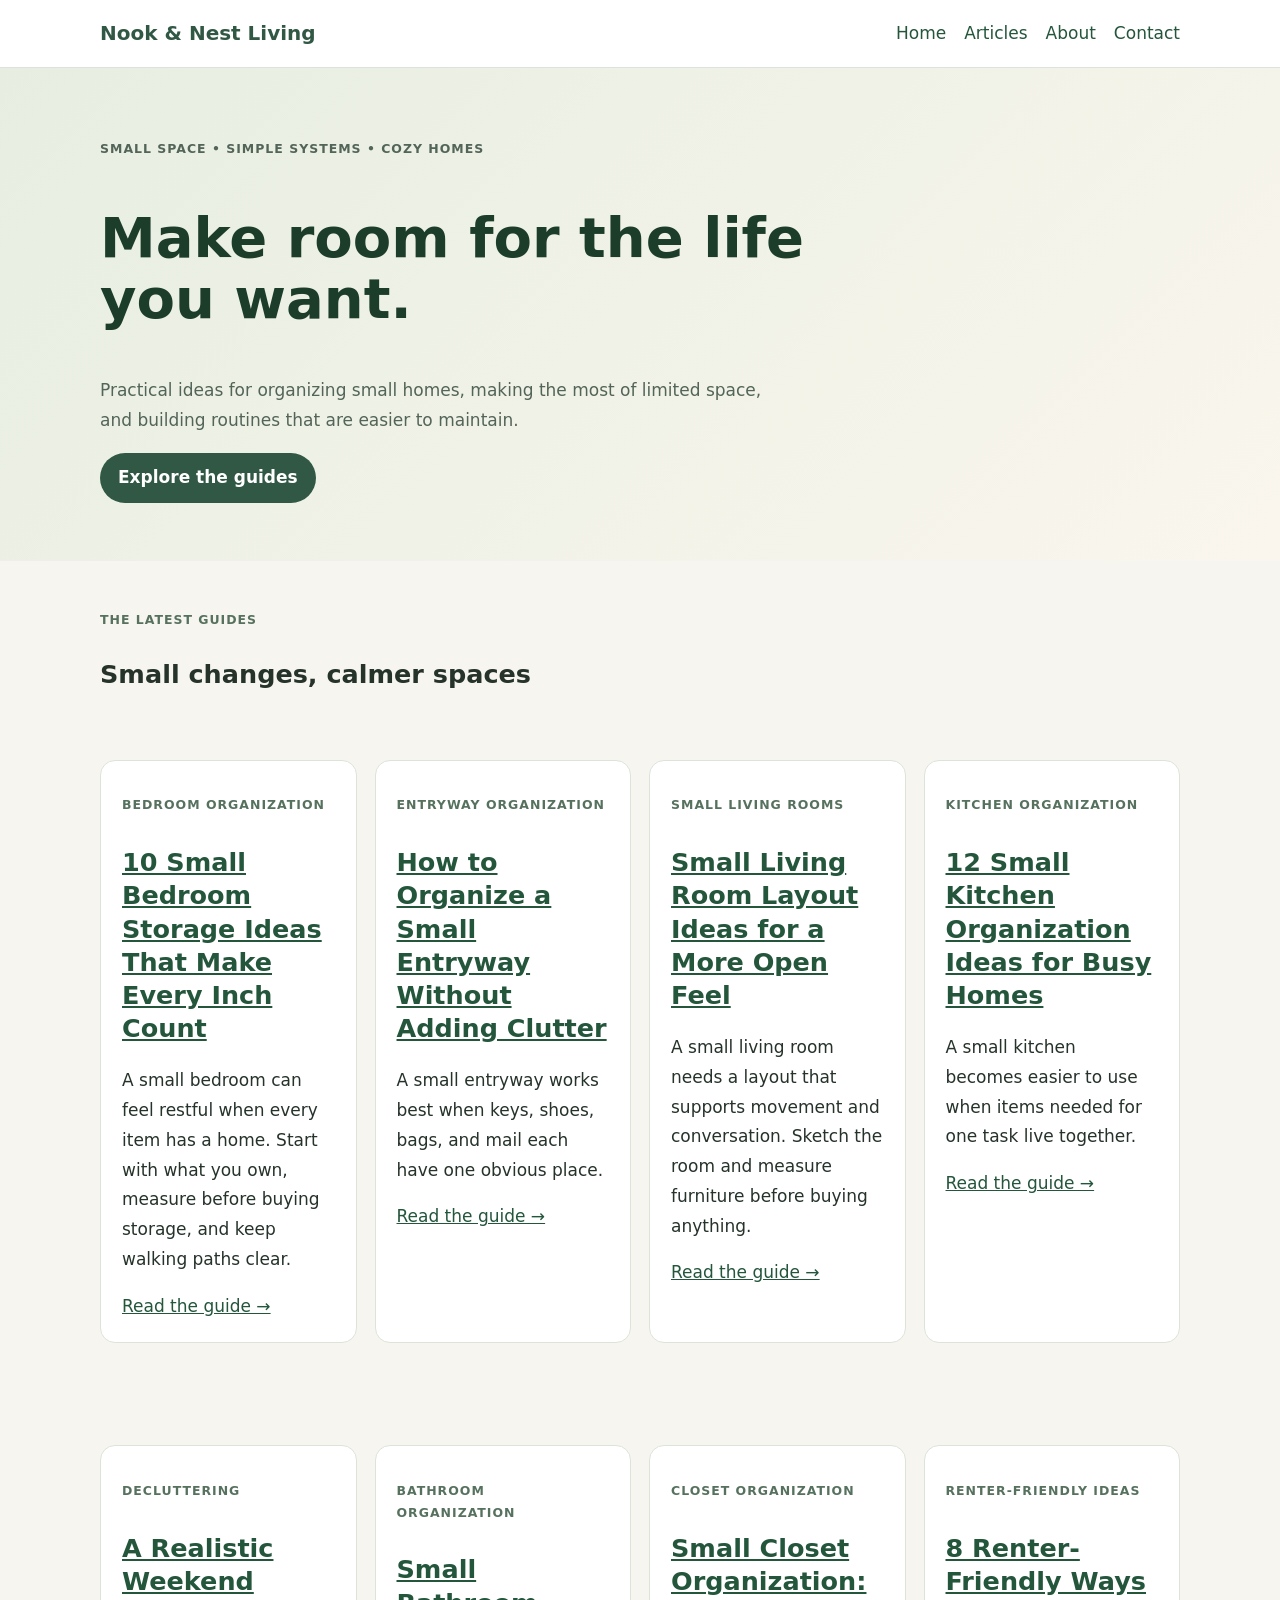
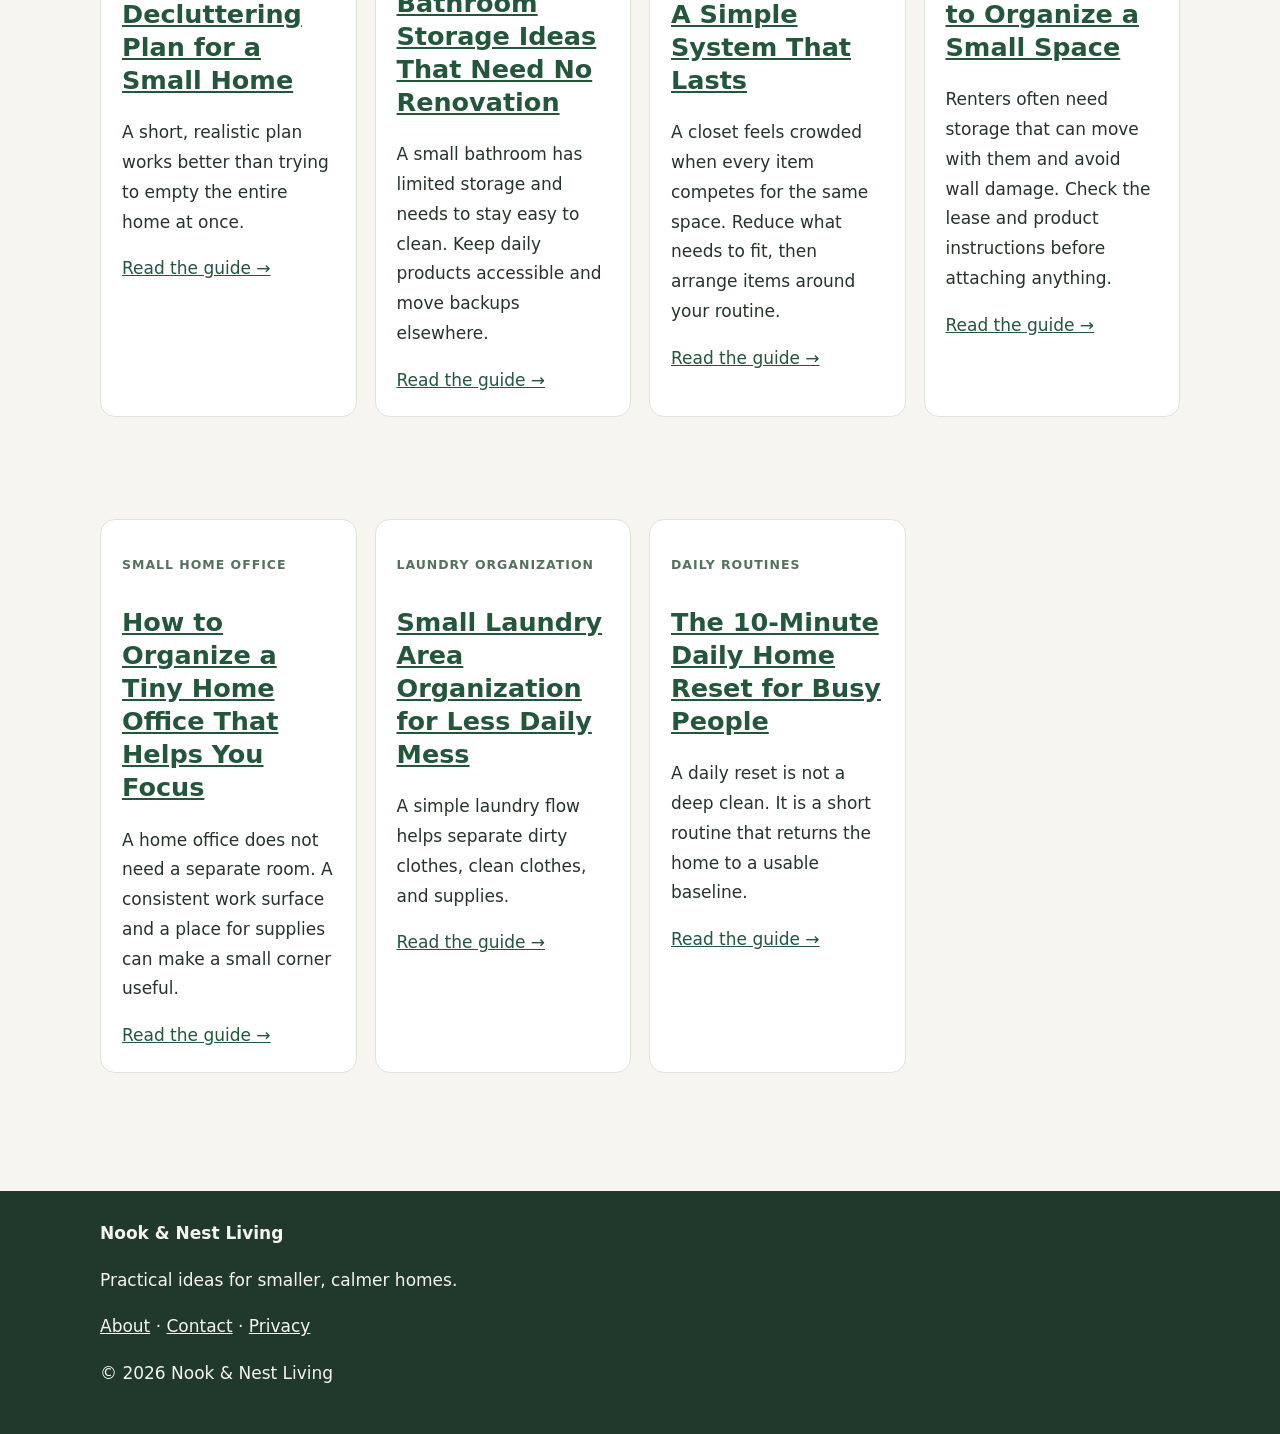
<file: index.html>
<!doctype html><html lang="en"><head><meta charset="utf-8"><meta name="viewport" content="width=device-width,initial-scale=1"><title>Nook &amp; Nest Living | Small Space &amp; Home Organization</title><meta name="description" content="Practical small-space living, simple home organization, and cozy room ideas."><meta name="robots" content="index,follow"><link rel="stylesheet" href="/style.css"></head><body><header><div class="wrap nav"><a class="brand" href="/">Nook &amp; Nest Living</a><nav class="navlinks"><a href="/">Home</a><a href="/#articles">Articles</a><a href="/about.html">About</a><a href="/contact.html">Contact</a></nav></div></header><main><section class="hero"><div class="wrap"><p class="tag">SMALL SPACE • SIMPLE SYSTEMS • COZY HOMES</p><h1>Make room for the life you want.</h1><p>Practical ideas for organizing small homes, making the most of limited space, and building routines that are easier to maintain.</p><a class="button" href="#articles">Explore the guides</a></div></section><section class="section wrap" id="articles"><p class="tag">THE LATEST GUIDES</p><h2>Small changes, calmer spaces</h2><div class="grid"><article class="card"><p class="tag">Bedroom Organization</p><h2><a href="/articles/small-bedroom-storage-ideas.html">10 Small Bedroom Storage Ideas That Make Every Inch Count</a></h2><p>A small bedroom can feel restful when every item has a home. Start with what you own, measure before buying storage, and keep walking paths clear.</p><a href="/articles/small-bedroom-storage-ideas.html">Read the guide →</a></article><article class="card"><p class="tag">Entryway Organization</p><h2><a href="/articles/organize-a-small-entryway.html">How to Organize a Small Entryway Without Adding Clutter</a></h2><p>A small entryway works best when keys, shoes, bags, and mail each have one obvious place.</p><a href="/articles/organize-a-small-entryway.html">Read the guide →</a></article><article class="card"><p class="tag">Small Living Rooms</p><h2><a href="/articles/small-living-room-layout.html">Small Living Room Layout Ideas for a More Open Feel</a></h2><p>A small living room needs a layout that supports movement and conversation. Sketch the room and measure furniture before buying anything.</p><a href="/articles/small-living-room-layout.html">Read the guide →</a></article><article class="card"><p class="tag">Kitchen Organization</p><h2><a href="/articles/small-kitchen-organization.html">12 Small Kitchen Organization Ideas for Busy Homes</a></h2><p>A small kitchen becomes easier to use when items needed for one task live together.</p><a href="/articles/small-kitchen-organization.html">Read the guide →</a></article><article class="card"><p class="tag">Decluttering</p><h2><a href="/articles/weekend-decluttering-plan.html">A Realistic Weekend Decluttering Plan for a Small Home</a></h2><p>A short, realistic plan works better than trying to empty the entire home at once.</p><a href="/articles/weekend-decluttering-plan.html">Read the guide →</a></article><article class="card"><p class="tag">Bathroom Organization</p><h2><a href="/articles/bathroom-storage-no-renovation.html">Small Bathroom Storage Ideas That Need No Renovation</a></h2><p>A small bathroom has limited storage and needs to stay easy to clean. Keep daily products accessible and move backups elsewhere.</p><a href="/articles/bathroom-storage-no-renovation.html">Read the guide →</a></article><article class="card"><p class="tag">Closet Organization</p><h2><a href="/articles/small-closet-organization.html">Small Closet Organization: A Simple System That Lasts</a></h2><p>A closet feels crowded when every item competes for the same space. Reduce what needs to fit, then arrange items around your routine.</p><a href="/articles/small-closet-organization.html">Read the guide →</a></article><article class="card"><p class="tag">Renter-Friendly Ideas</p><h2><a href="/articles/renter-friendly-small-space-upgrades.html">8 Renter-Friendly Ways to Organize a Small Space</a></h2><p>Renters often need storage that can move with them and avoid wall damage. Check the lease and product instructions before attaching anything.</p><a href="/articles/renter-friendly-small-space-upgrades.html">Read the guide →</a></article><article class="card"><p class="tag">Small Home Office</p><h2><a href="/articles/tiny-home-office-organization.html">How to Organize a Tiny Home Office That Helps You Focus</a></h2><p>A home office does not need a separate room. A consistent work surface and a place for supplies can make a small corner useful.</p><a href="/articles/tiny-home-office-organization.html">Read the guide →</a></article><article class="card"><p class="tag">Laundry Organization</p><h2><a href="/articles/small-laundry-area-organization.html">Small Laundry Area Organization for Less Daily Mess</a></h2><p>A simple laundry flow helps separate dirty clothes, clean clothes, and supplies.</p><a href="/articles/small-laundry-area-organization.html">Read the guide →</a></article><article class="card"><p class="tag">Daily Routines</p><h2><a href="/articles/daily-10-minute-home-reset.html">The 10-Minute Daily Home Reset for Busy People</a></h2><p>A daily reset is not a deep clean. It is a short routine that returns the home to a usable baseline.</p><a href="/articles/daily-10-minute-home-reset.html">Read the guide →</a></article></div></section></main><footer><div class="wrap"><strong>Nook &amp; Nest Living</strong><p>Practical ideas for smaller, calmer homes.</p><a href="/about.html">About</a> · <a href="/contact.html">Contact</a> · <a href="/privacy.html">Privacy</a><p>© 2026 Nook &amp; Nest Living</p></div></footer></body></html>
</file>
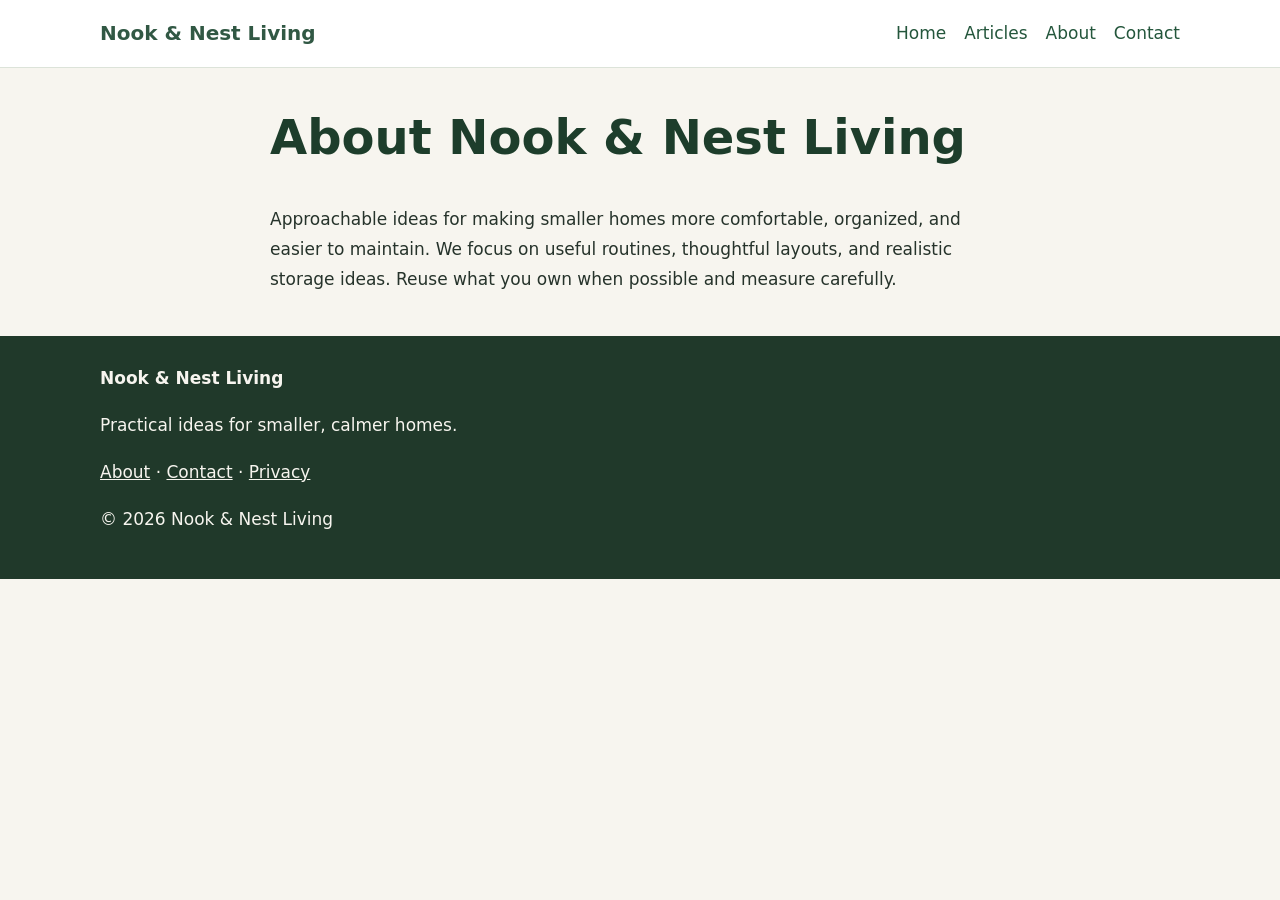
<file: about.html>
<!doctype html><html lang="en"><head><meta charset="utf-8"><meta name="viewport" content="width=device-width,initial-scale=1"><title>About | Nook &amp; Nest Living</title><meta name="description" content="Learn about Nook &amp; Nest Living."><meta name="robots" content="index,follow"><link rel="stylesheet" href="/style.css"></head><body><header><div class="wrap nav"><a class="brand" href="/">Nook &amp; Nest Living</a><nav class="navlinks"><a href="/">Home</a><a href="/#articles">Articles</a><a href="/about.html">About</a><a href="/contact.html">Contact</a></nav></div></header><main><article><h1>About Nook &amp; Nest Living</h1><p>Approachable ideas for making smaller homes more comfortable, organized, and easier to maintain. We focus on useful routines, thoughtful layouts, and realistic storage ideas. Reuse what you own when possible and measure carefully.</p></article></main><footer><div class="wrap"><strong>Nook &amp; Nest Living</strong><p>Practical ideas for smaller, calmer homes.</p><a href="/about.html">About</a> · <a href="/contact.html">Contact</a> · <a href="/privacy.html">Privacy</a><p>© 2026 Nook &amp; Nest Living</p></div></footer></body></html>
</file>
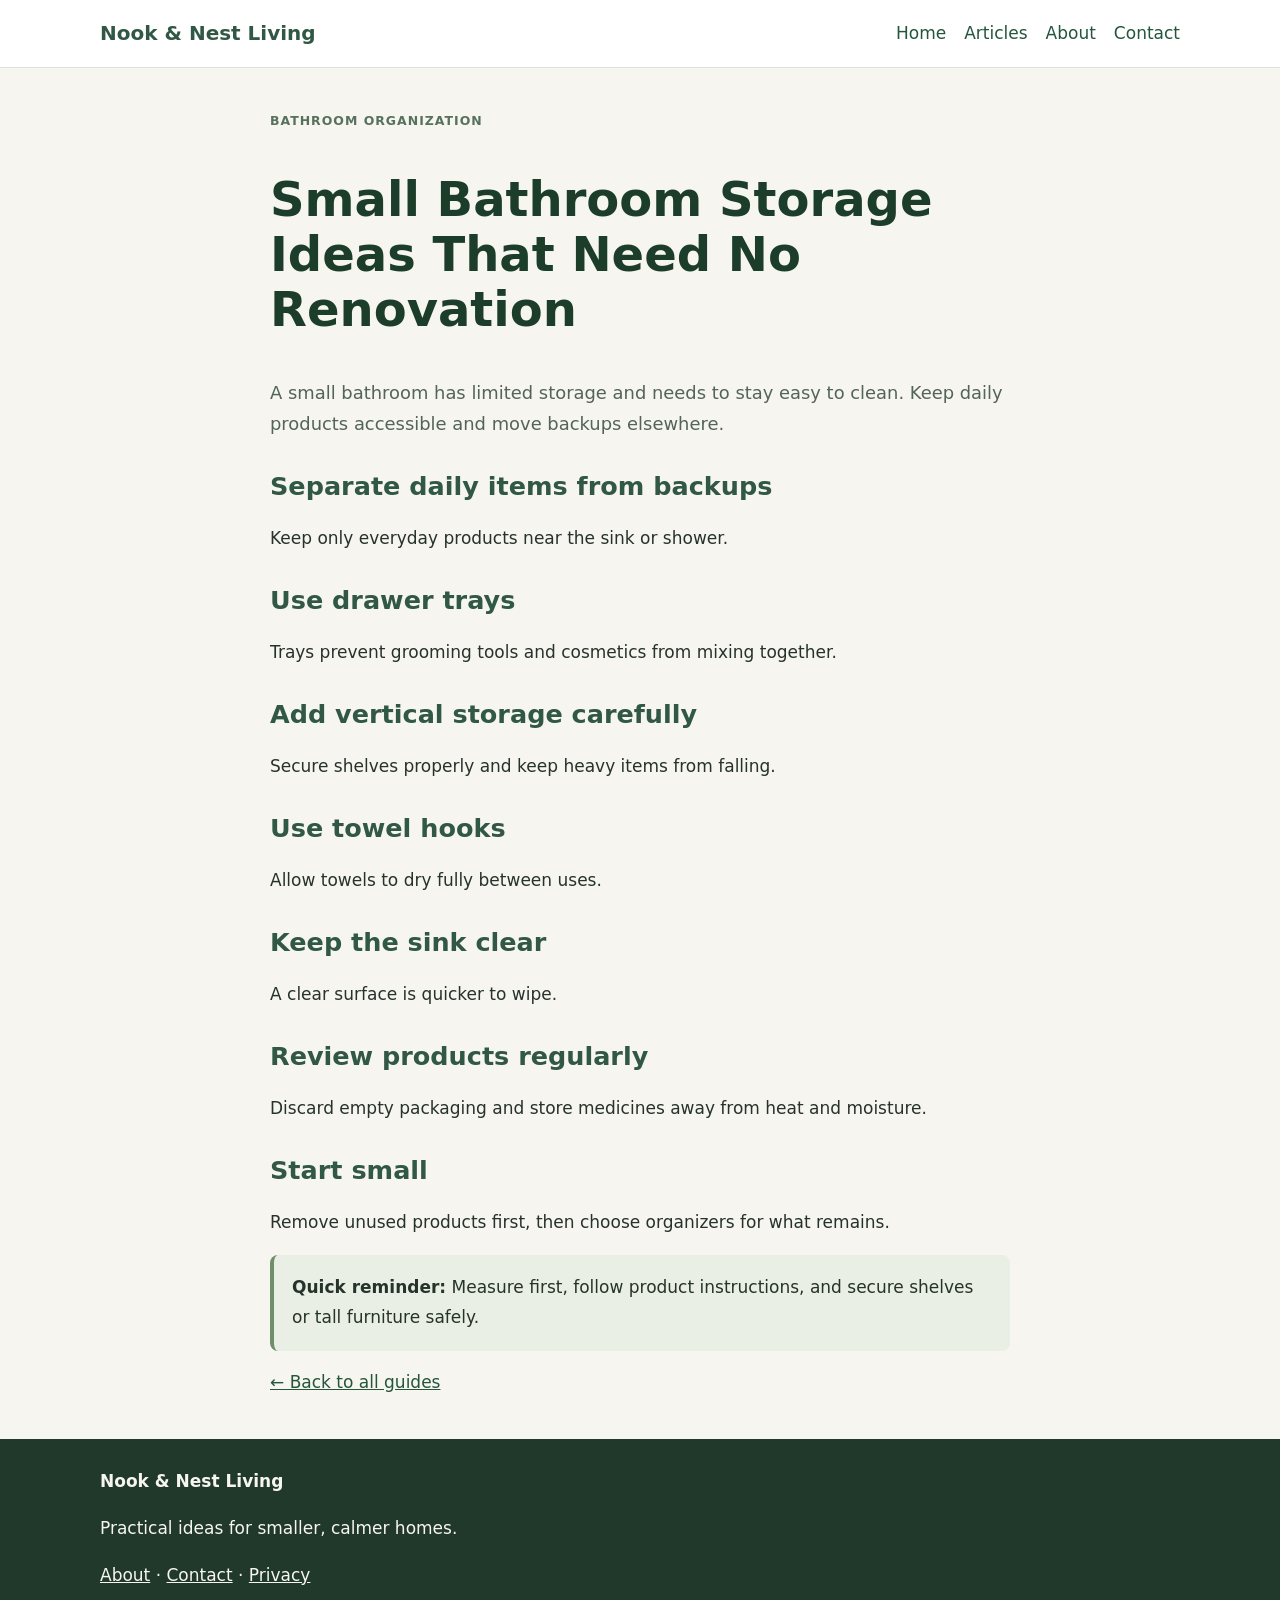
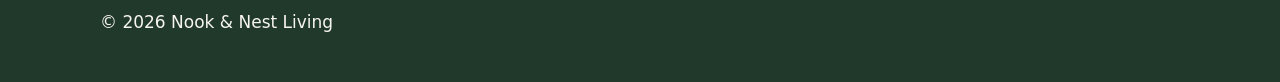
<file: bathroom-storage-no-renovation.html>
<!doctype html><html lang="en"><head><meta charset="utf-8"><meta name="viewport" content="width=device-width,initial-scale=1"><title>Small Bathroom Storage Ideas That Need No Renovation | Nook &amp; Nest Living</title><meta name="description" content="A small bathroom has limited storage and needs to stay easy to clean. Keep daily products accessible and move backups elsewhere."><meta name="robots" content="index,follow"><link rel="stylesheet" href="/style.css"></head><body><header><div class="wrap nav"><a class="brand" href="/">Nook &amp; Nest Living</a><nav class="navlinks"><a href="/">Home</a><a href="/#articles">Articles</a><a href="/about.html">About</a><a href="/contact.html">Contact</a></nav></div></header><main><article><p class="tag">Bathroom Organization</p><h1>Small Bathroom Storage Ideas That Need No Renovation</h1><p class="intro">A small bathroom has limited storage and needs to stay easy to clean. Keep daily products accessible and move backups elsewhere.</p><h2>Separate daily items from backups</h2><p>Keep only everyday products near the sink or shower.</p><h2>Use drawer trays</h2><p>Trays prevent grooming tools and cosmetics from mixing together.</p><h2>Add vertical storage carefully</h2><p>Secure shelves properly and keep heavy items from falling.</p><h2>Use towel hooks</h2><p>Allow towels to dry fully between uses.</p><h2>Keep the sink clear</h2><p>A clear surface is quicker to wipe.</p><h2>Review products regularly</h2><p>Discard empty packaging and store medicines away from heat and moisture.</p><h2>Start small</h2><p>Remove unused products first, then choose organizers for what remains.</p><div class="callout"><strong>Quick reminder:</strong> Measure first, follow product instructions, and secure shelves or tall furniture safely.</div><p><a href="/">← Back to all guides</a></p></article></main><footer><div class="wrap"><strong>Nook &amp; Nest Living</strong><p>Practical ideas for smaller, calmer homes.</p><a href="/about.html">About</a> · <a href="/contact.html">Contact</a> · <a href="/privacy.html">Privacy</a><p>© 2026 Nook &amp; Nest Living</p></div></footer></body></html>
</file>
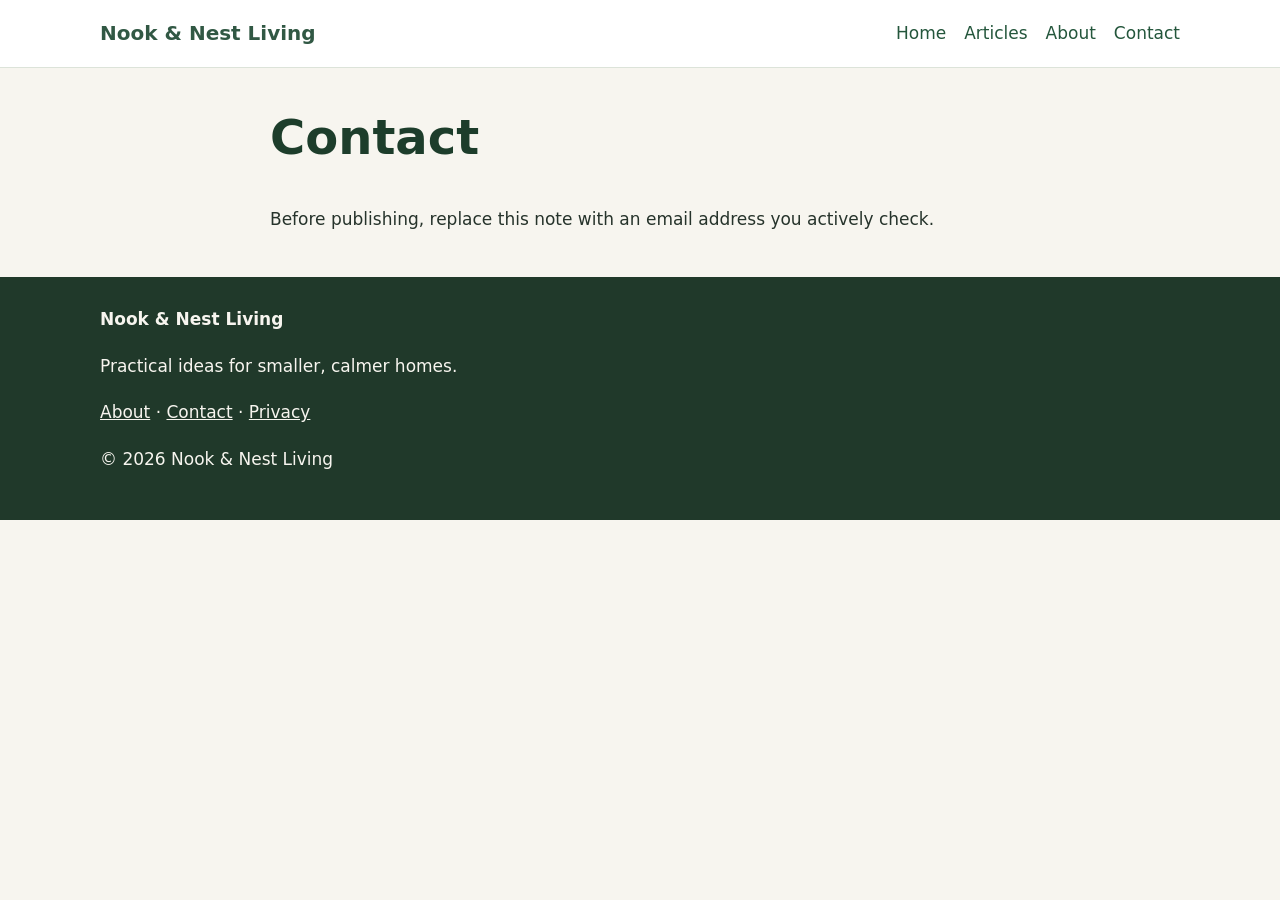
<file: contact.html>
<!doctype html><html lang="en"><head><meta charset="utf-8"><meta name="viewport" content="width=device-width,initial-scale=1"><title>Contact | Nook &amp; Nest Living</title><meta name="description" content="Contact Nook &amp; Nest Living."><meta name="robots" content="index,follow"><link rel="stylesheet" href="/style.css"></head><body><header><div class="wrap nav"><a class="brand" href="/">Nook &amp; Nest Living</a><nav class="navlinks"><a href="/">Home</a><a href="/#articles">Articles</a><a href="/about.html">About</a><a href="/contact.html">Contact</a></nav></div></header><main><article><h1>Contact</h1><p>Before publishing, replace this note with an email address you actively check.</p></article></main><footer><div class="wrap"><strong>Nook &amp; Nest Living</strong><p>Practical ideas for smaller, calmer homes.</p><a href="/about.html">About</a> · <a href="/contact.html">Contact</a> · <a href="/privacy.html">Privacy</a><p>© 2026 Nook &amp; Nest Living</p></div></footer></body></html>
</file>
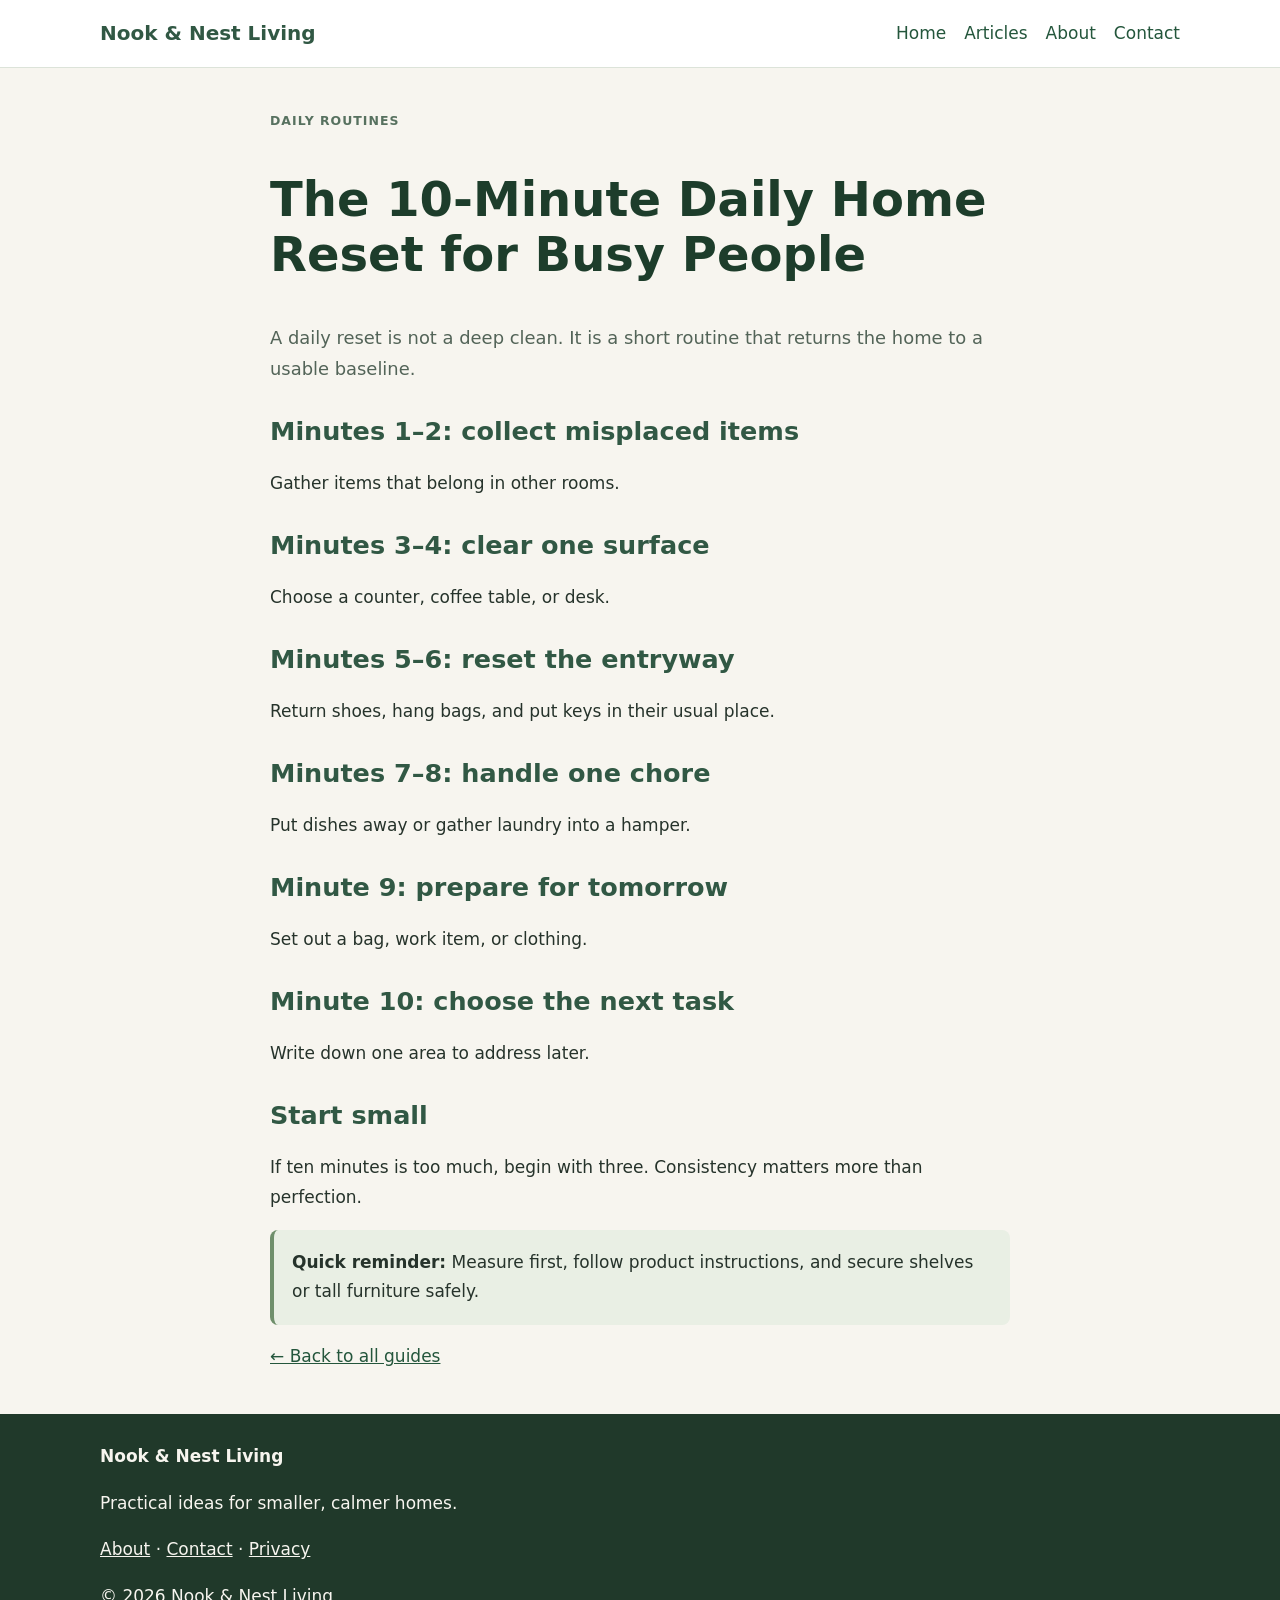
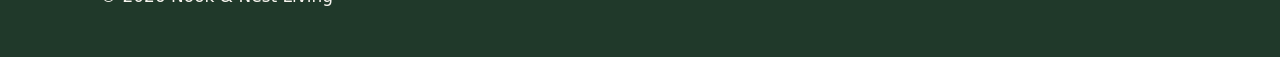
<file: daily-10-minute-home-reset.html>
<!doctype html><html lang="en"><head><meta charset="utf-8"><meta name="viewport" content="width=device-width,initial-scale=1"><title>The 10-Minute Daily Home Reset for Busy People | Nook &amp; Nest Living</title><meta name="description" content="A daily reset is not a deep clean. It is a short routine that returns the home to a usable baseline."><meta name="robots" content="index,follow"><link rel="stylesheet" href="/style.css"></head><body><header><div class="wrap nav"><a class="brand" href="/">Nook &amp; Nest Living</a><nav class="navlinks"><a href="/">Home</a><a href="/#articles">Articles</a><a href="/about.html">About</a><a href="/contact.html">Contact</a></nav></div></header><main><article><p class="tag">Daily Routines</p><h1>The 10-Minute Daily Home Reset for Busy People</h1><p class="intro">A daily reset is not a deep clean. It is a short routine that returns the home to a usable baseline.</p><h2>Minutes 1–2: collect misplaced items</h2><p>Gather items that belong in other rooms.</p><h2>Minutes 3–4: clear one surface</h2><p>Choose a counter, coffee table, or desk.</p><h2>Minutes 5–6: reset the entryway</h2><p>Return shoes, hang bags, and put keys in their usual place.</p><h2>Minutes 7–8: handle one chore</h2><p>Put dishes away or gather laundry into a hamper.</p><h2>Minute 9: prepare for tomorrow</h2><p>Set out a bag, work item, or clothing.</p><h2>Minute 10: choose the next task</h2><p>Write down one area to address later.</p><h2>Start small</h2><p>If ten minutes is too much, begin with three. Consistency matters more than perfection.</p><div class="callout"><strong>Quick reminder:</strong> Measure first, follow product instructions, and secure shelves or tall furniture safely.</div><p><a href="/">← Back to all guides</a></p></article></main><footer><div class="wrap"><strong>Nook &amp; Nest Living</strong><p>Practical ideas for smaller, calmer homes.</p><a href="/about.html">About</a> · <a href="/contact.html">Contact</a> · <a href="/privacy.html">Privacy</a><p>© 2026 Nook &amp; Nest Living</p></div></footer></body></html>
</file>
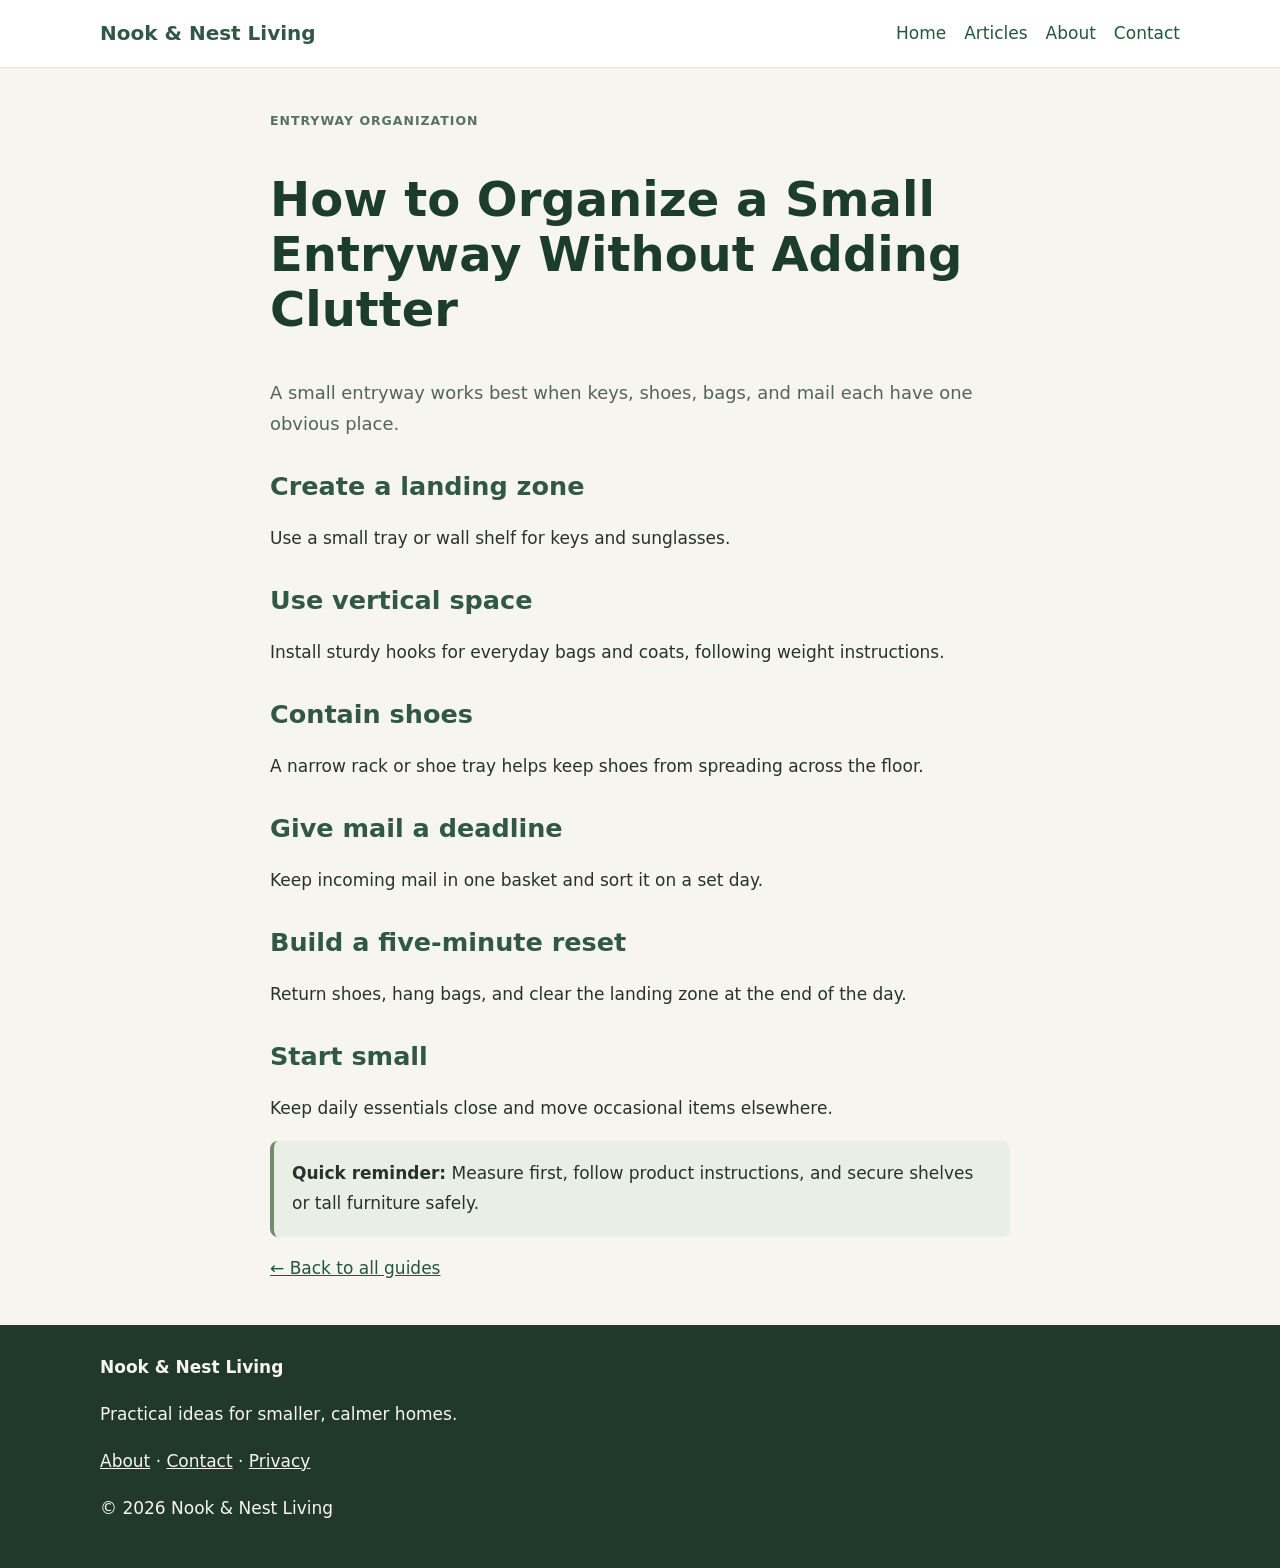
<file: organize-a-small-entryway.html>
<!doctype html><html lang="en"><head><meta charset="utf-8"><meta name="viewport" content="width=device-width,initial-scale=1"><title>How to Organize a Small Entryway Without Adding Clutter | Nook &amp; Nest Living</title><meta name="description" content="A small entryway works best when keys, shoes, bags, and mail each have one obvious place."><meta name="robots" content="index,follow"><link rel="stylesheet" href="/style.css"></head><body><header><div class="wrap nav"><a class="brand" href="/">Nook &amp; Nest Living</a><nav class="navlinks"><a href="/">Home</a><a href="/#articles">Articles</a><a href="/about.html">About</a><a href="/contact.html">Contact</a></nav></div></header><main><article><p class="tag">Entryway Organization</p><h1>How to Organize a Small Entryway Without Adding Clutter</h1><p class="intro">A small entryway works best when keys, shoes, bags, and mail each have one obvious place.</p><h2>Create a landing zone</h2><p>Use a small tray or wall shelf for keys and sunglasses.</p><h2>Use vertical space</h2><p>Install sturdy hooks for everyday bags and coats, following weight instructions.</p><h2>Contain shoes</h2><p>A narrow rack or shoe tray helps keep shoes from spreading across the floor.</p><h2>Give mail a deadline</h2><p>Keep incoming mail in one basket and sort it on a set day.</p><h2>Build a five-minute reset</h2><p>Return shoes, hang bags, and clear the landing zone at the end of the day.</p><h2>Start small</h2><p>Keep daily essentials close and move occasional items elsewhere.</p><div class="callout"><strong>Quick reminder:</strong> Measure first, follow product instructions, and secure shelves or tall furniture safely.</div><p><a href="/">← Back to all guides</a></p></article></main><footer><div class="wrap"><strong>Nook &amp; Nest Living</strong><p>Practical ideas for smaller, calmer homes.</p><a href="/about.html">About</a> · <a href="/contact.html">Contact</a> · <a href="/privacy.html">Privacy</a><p>© 2026 Nook &amp; Nest Living</p></div></footer></body></html>
</file>
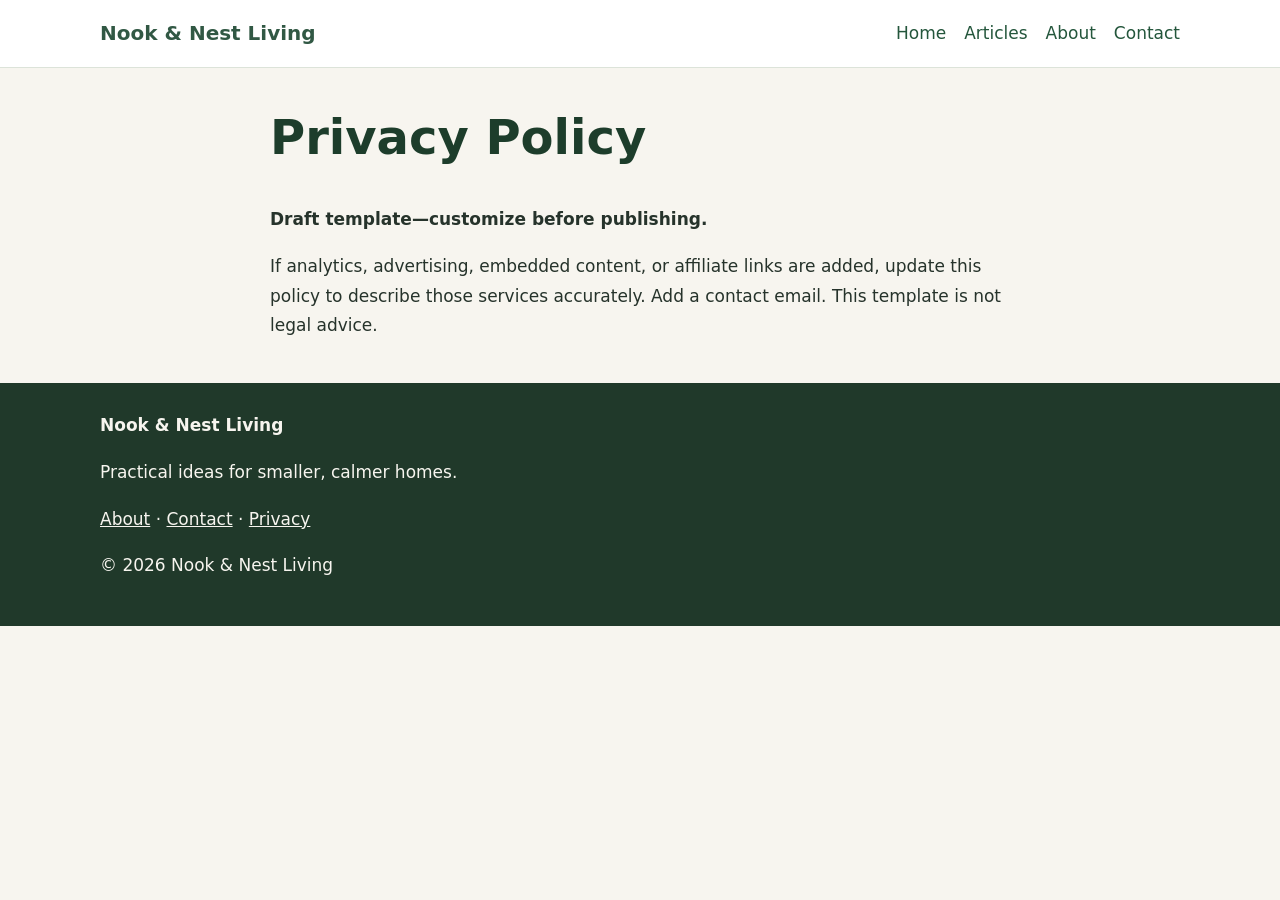
<file: privacy.html>
<!doctype html><html lang="en"><head><meta charset="utf-8"><meta name="viewport" content="width=device-width,initial-scale=1"><title>Privacy Policy | Nook &amp; Nest Living</title><meta name="description" content="Privacy information for Nook &amp; Nest Living."><meta name="robots" content="index,follow"><link rel="stylesheet" href="/style.css"></head><body><header><div class="wrap nav"><a class="brand" href="/">Nook &amp; Nest Living</a><nav class="navlinks"><a href="/">Home</a><a href="/#articles">Articles</a><a href="/about.html">About</a><a href="/contact.html">Contact</a></nav></div></header><main><article><h1>Privacy Policy</h1><p><strong>Draft template—customize before publishing.</strong></p><p>If analytics, advertising, embedded content, or affiliate links are added, update this policy to describe those services accurately. Add a contact email. This template is not legal advice.</p></article></main><footer><div class="wrap"><strong>Nook &amp; Nest Living</strong><p>Practical ideas for smaller, calmer homes.</p><a href="/about.html">About</a> · <a href="/contact.html">Contact</a> · <a href="/privacy.html">Privacy</a><p>© 2026 Nook &amp; Nest Living</p></div></footer></body></html>
</file>
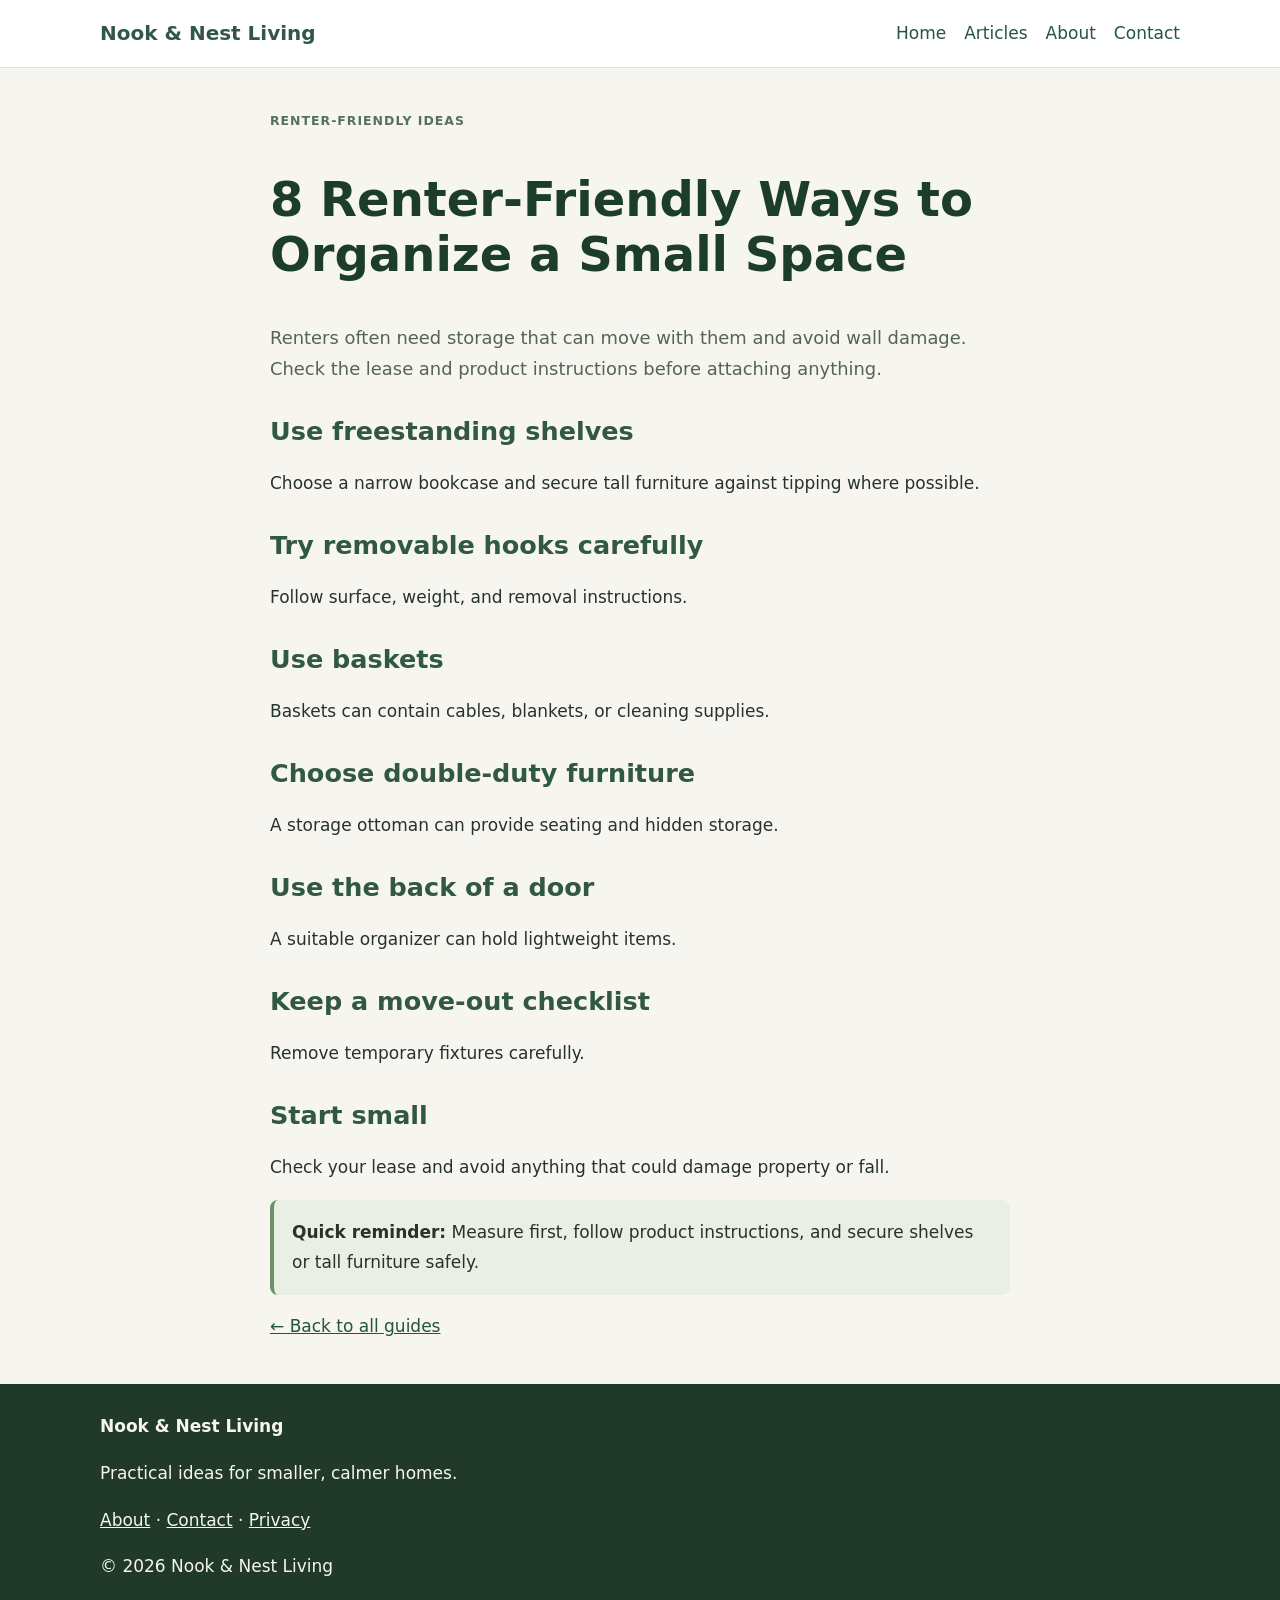
<file: renter-friendly-small-space-upgrades.html>
<!doctype html><html lang="en"><head><meta charset="utf-8"><meta name="viewport" content="width=device-width,initial-scale=1"><title>8 Renter-Friendly Ways to Organize a Small Space | Nook &amp; Nest Living</title><meta name="description" content="Renters often need storage that can move with them and avoid wall damage. Check the lease and product instructions before attaching anything."><meta name="robots" content="index,follow"><link rel="stylesheet" href="/style.css"></head><body><header><div class="wrap nav"><a class="brand" href="/">Nook &amp; Nest Living</a><nav class="navlinks"><a href="/">Home</a><a href="/#articles">Articles</a><a href="/about.html">About</a><a href="/contact.html">Contact</a></nav></div></header><main><article><p class="tag">Renter-Friendly Ideas</p><h1>8 Renter-Friendly Ways to Organize a Small Space</h1><p class="intro">Renters often need storage that can move with them and avoid wall damage. Check the lease and product instructions before attaching anything.</p><h2>Use freestanding shelves</h2><p>Choose a narrow bookcase and secure tall furniture against tipping where possible.</p><h2>Try removable hooks carefully</h2><p>Follow surface, weight, and removal instructions.</p><h2>Use baskets</h2><p>Baskets can contain cables, blankets, or cleaning supplies.</p><h2>Choose double-duty furniture</h2><p>A storage ottoman can provide seating and hidden storage.</p><h2>Use the back of a door</h2><p>A suitable organizer can hold lightweight items.</p><h2>Keep a move-out checklist</h2><p>Remove temporary fixtures carefully.</p><h2>Start small</h2><p>Check your lease and avoid anything that could damage property or fall.</p><div class="callout"><strong>Quick reminder:</strong> Measure first, follow product instructions, and secure shelves or tall furniture safely.</div><p><a href="/">← Back to all guides</a></p></article></main><footer><div class="wrap"><strong>Nook &amp; Nest Living</strong><p>Practical ideas for smaller, calmer homes.</p><a href="/about.html">About</a> · <a href="/contact.html">Contact</a> · <a href="/privacy.html">Privacy</a><p>© 2026 Nook &amp; Nest Living</p></div></footer></body></html>
</file>
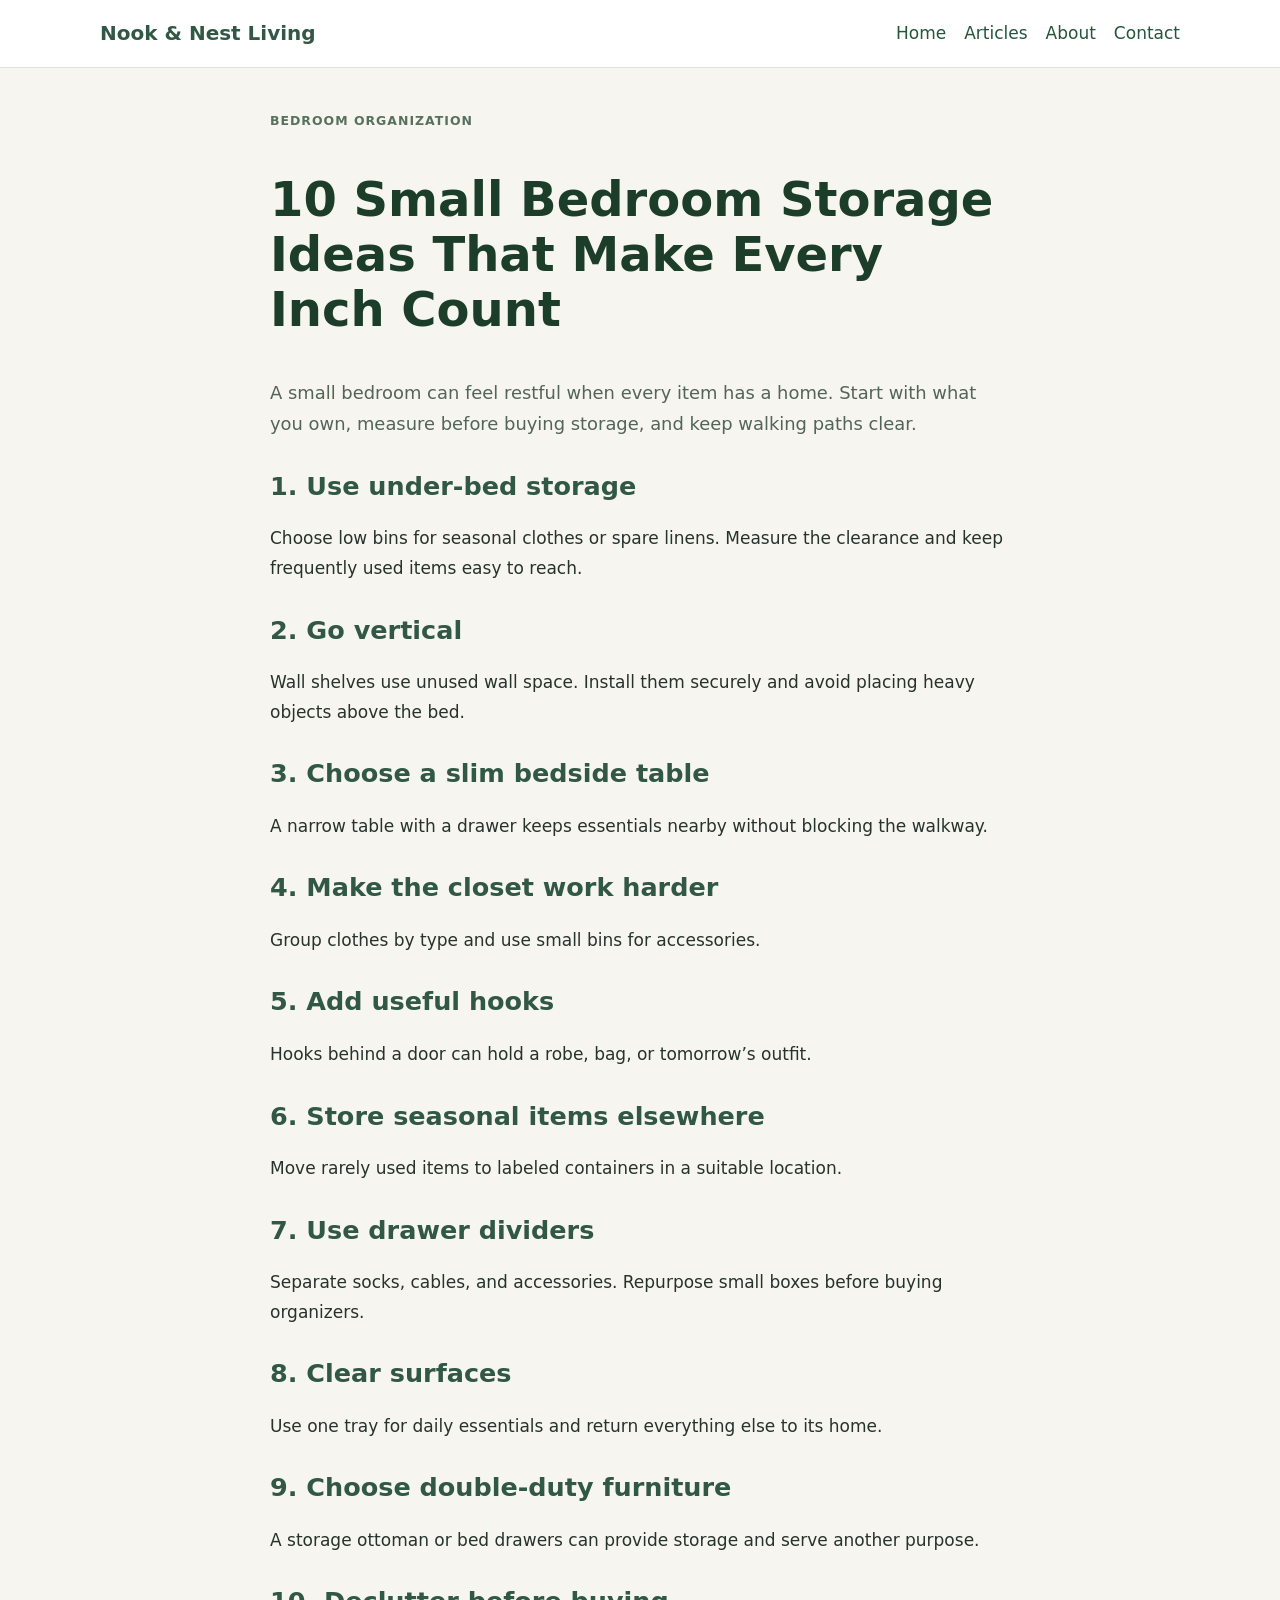
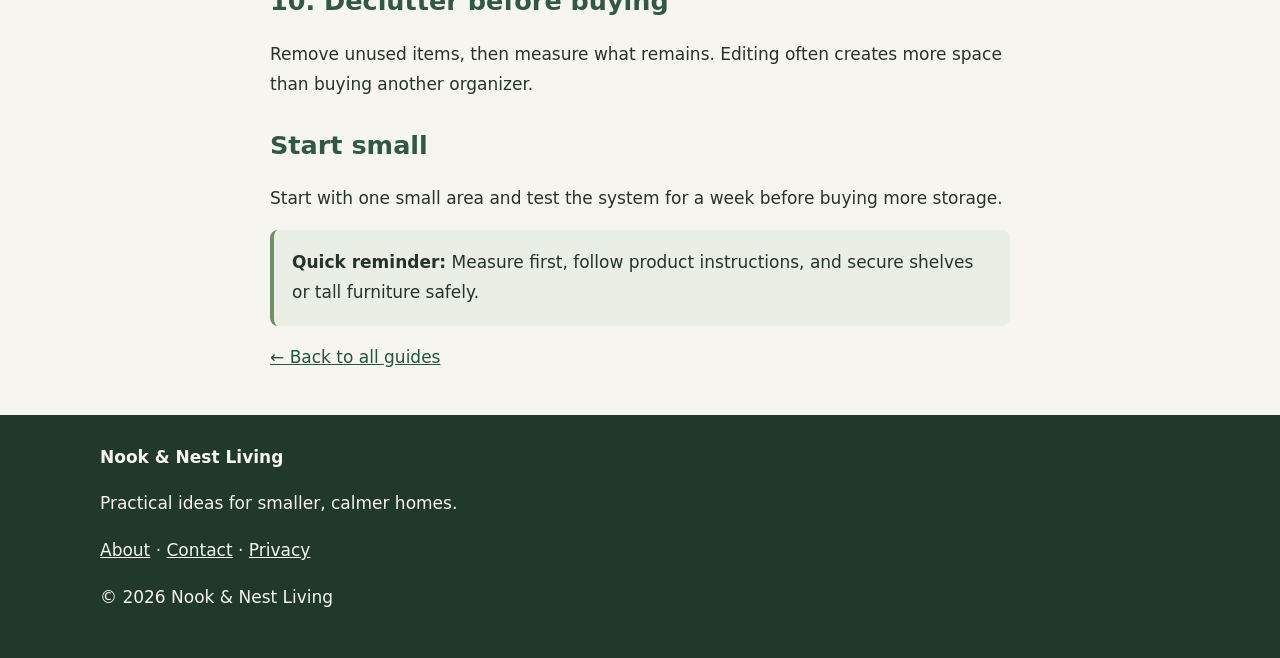
<file: small-bedroom-storage-ideas.html>
<!doctype html><html lang="en"><head><meta charset="utf-8"><meta name="viewport" content="width=device-width,initial-scale=1"><title>10 Small Bedroom Storage Ideas That Make Every Inch Count | Nook &amp; Nest Living</title><meta name="description" content="A small bedroom can feel restful when every item has a home. Start with what you own, measure before buying storage, and keep walking paths clear."><meta name="robots" content="index,follow"><link rel="stylesheet" href="/style.css"></head><body><header><div class="wrap nav"><a class="brand" href="/">Nook &amp; Nest Living</a><nav class="navlinks"><a href="/">Home</a><a href="/#articles">Articles</a><a href="/about.html">About</a><a href="/contact.html">Contact</a></nav></div></header><main><article><p class="tag">Bedroom Organization</p><h1>10 Small Bedroom Storage Ideas That Make Every Inch Count</h1><p class="intro">A small bedroom can feel restful when every item has a home. Start with what you own, measure before buying storage, and keep walking paths clear.</p><h2>1. Use under-bed storage</h2><p>Choose low bins for seasonal clothes or spare linens. Measure the clearance and keep frequently used items easy to reach.</p><h2>2. Go vertical</h2><p>Wall shelves use unused wall space. Install them securely and avoid placing heavy objects above the bed.</p><h2>3. Choose a slim bedside table</h2><p>A narrow table with a drawer keeps essentials nearby without blocking the walkway.</p><h2>4. Make the closet work harder</h2><p>Group clothes by type and use small bins for accessories.</p><h2>5. Add useful hooks</h2><p>Hooks behind a door can hold a robe, bag, or tomorrow’s outfit.</p><h2>6. Store seasonal items elsewhere</h2><p>Move rarely used items to labeled containers in a suitable location.</p><h2>7. Use drawer dividers</h2><p>Separate socks, cables, and accessories. Repurpose small boxes before buying organizers.</p><h2>8. Clear surfaces</h2><p>Use one tray for daily essentials and return everything else to its home.</p><h2>9. Choose double-duty furniture</h2><p>A storage ottoman or bed drawers can provide storage and serve another purpose.</p><h2>10. Declutter before buying</h2><p>Remove unused items, then measure what remains. Editing often creates more space than buying another organizer.</p><h2>Start small</h2><p>Start with one small area and test the system for a week before buying more storage.</p><div class="callout"><strong>Quick reminder:</strong> Measure first, follow product instructions, and secure shelves or tall furniture safely.</div><p><a href="/">← Back to all guides</a></p></article></main><footer><div class="wrap"><strong>Nook &amp; Nest Living</strong><p>Practical ideas for smaller, calmer homes.</p><a href="/about.html">About</a> · <a href="/contact.html">Contact</a> · <a href="/privacy.html">Privacy</a><p>© 2026 Nook &amp; Nest Living</p></div></footer></body></html>
</file>
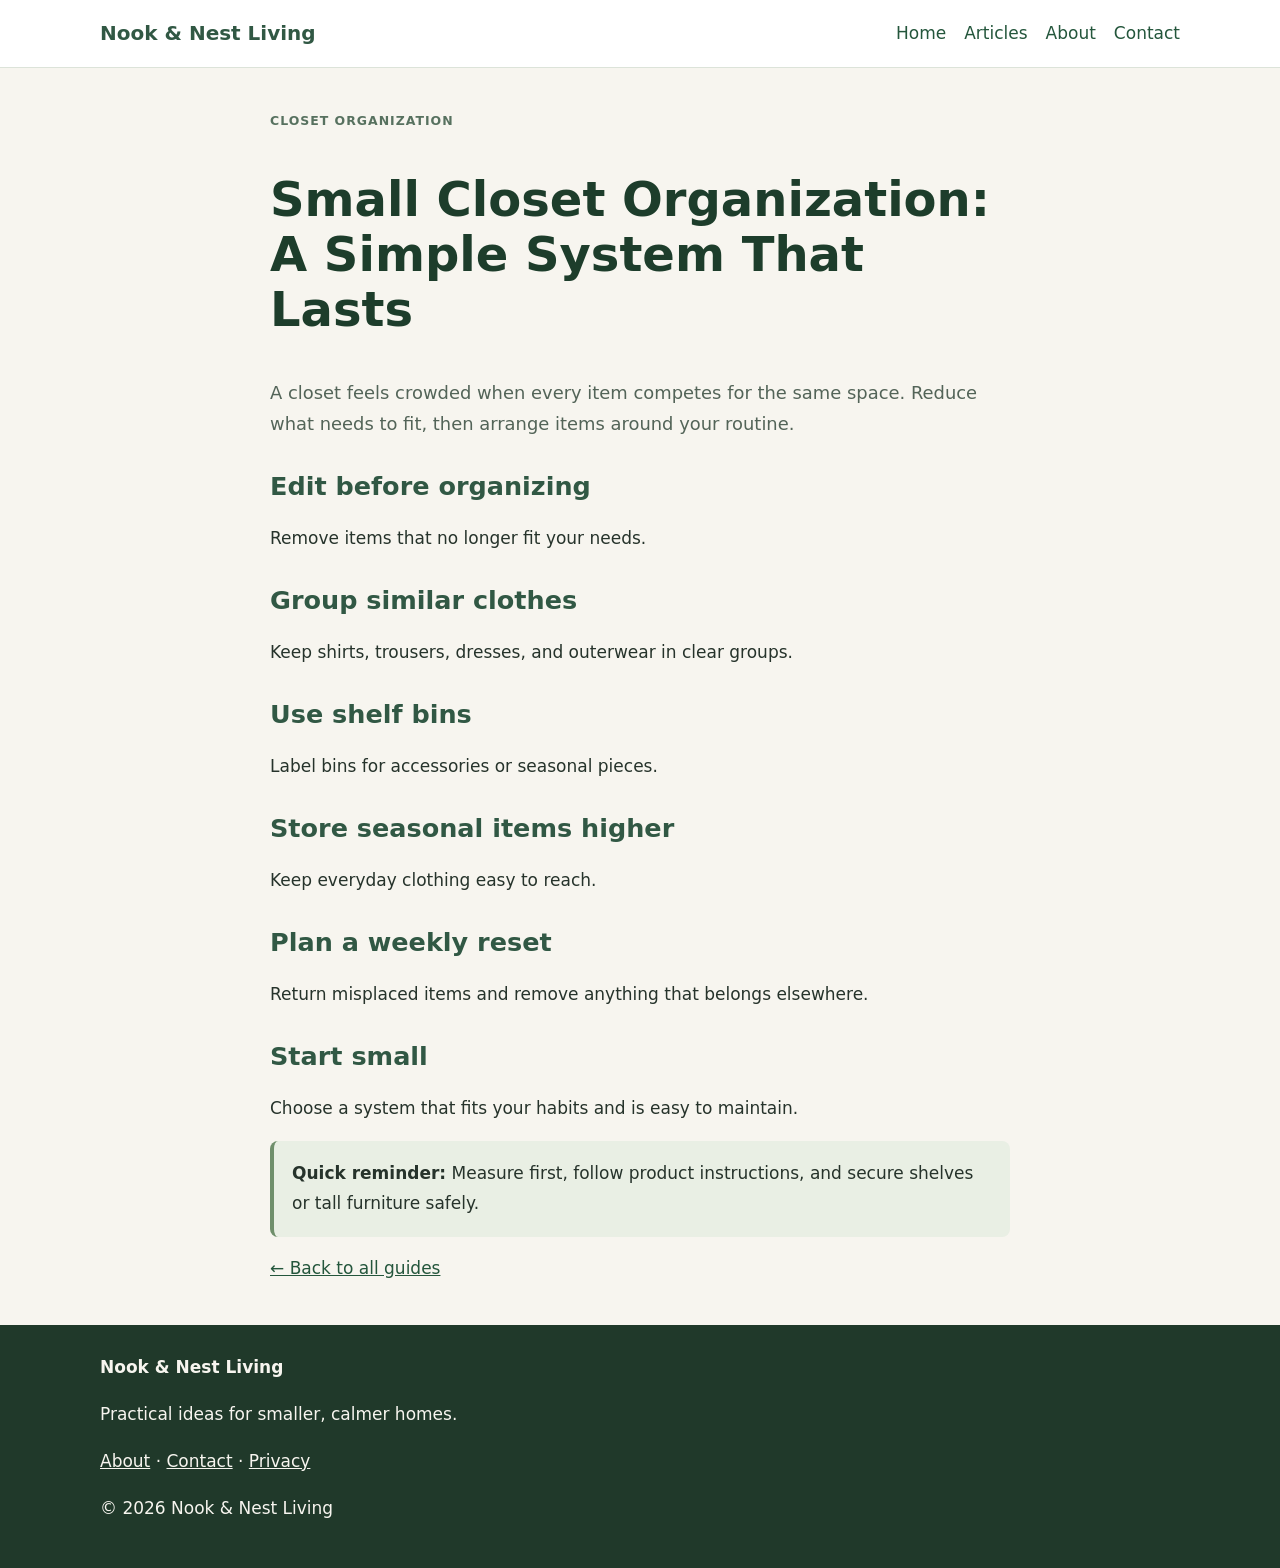
<file: small-closet-organization.html>
<!doctype html><html lang="en"><head><meta charset="utf-8"><meta name="viewport" content="width=device-width,initial-scale=1"><title>Small Closet Organization: A Simple System That Lasts | Nook &amp; Nest Living</title><meta name="description" content="A closet feels crowded when every item competes for the same space. Reduce what needs to fit, then arrange items around your routine."><meta name="robots" content="index,follow"><link rel="stylesheet" href="/style.css"></head><body><header><div class="wrap nav"><a class="brand" href="/">Nook &amp; Nest Living</a><nav class="navlinks"><a href="/">Home</a><a href="/#articles">Articles</a><a href="/about.html">About</a><a href="/contact.html">Contact</a></nav></div></header><main><article><p class="tag">Closet Organization</p><h1>Small Closet Organization: A Simple System That Lasts</h1><p class="intro">A closet feels crowded when every item competes for the same space. Reduce what needs to fit, then arrange items around your routine.</p><h2>Edit before organizing</h2><p>Remove items that no longer fit your needs.</p><h2>Group similar clothes</h2><p>Keep shirts, trousers, dresses, and outerwear in clear groups.</p><h2>Use shelf bins</h2><p>Label bins for accessories or seasonal pieces.</p><h2>Store seasonal items higher</h2><p>Keep everyday clothing easy to reach.</p><h2>Plan a weekly reset</h2><p>Return misplaced items and remove anything that belongs elsewhere.</p><h2>Start small</h2><p>Choose a system that fits your habits and is easy to maintain.</p><div class="callout"><strong>Quick reminder:</strong> Measure first, follow product instructions, and secure shelves or tall furniture safely.</div><p><a href="/">← Back to all guides</a></p></article></main><footer><div class="wrap"><strong>Nook &amp; Nest Living</strong><p>Practical ideas for smaller, calmer homes.</p><a href="/about.html">About</a> · <a href="/contact.html">Contact</a> · <a href="/privacy.html">Privacy</a><p>© 2026 Nook &amp; Nest Living</p></div></footer></body></html>
</file>
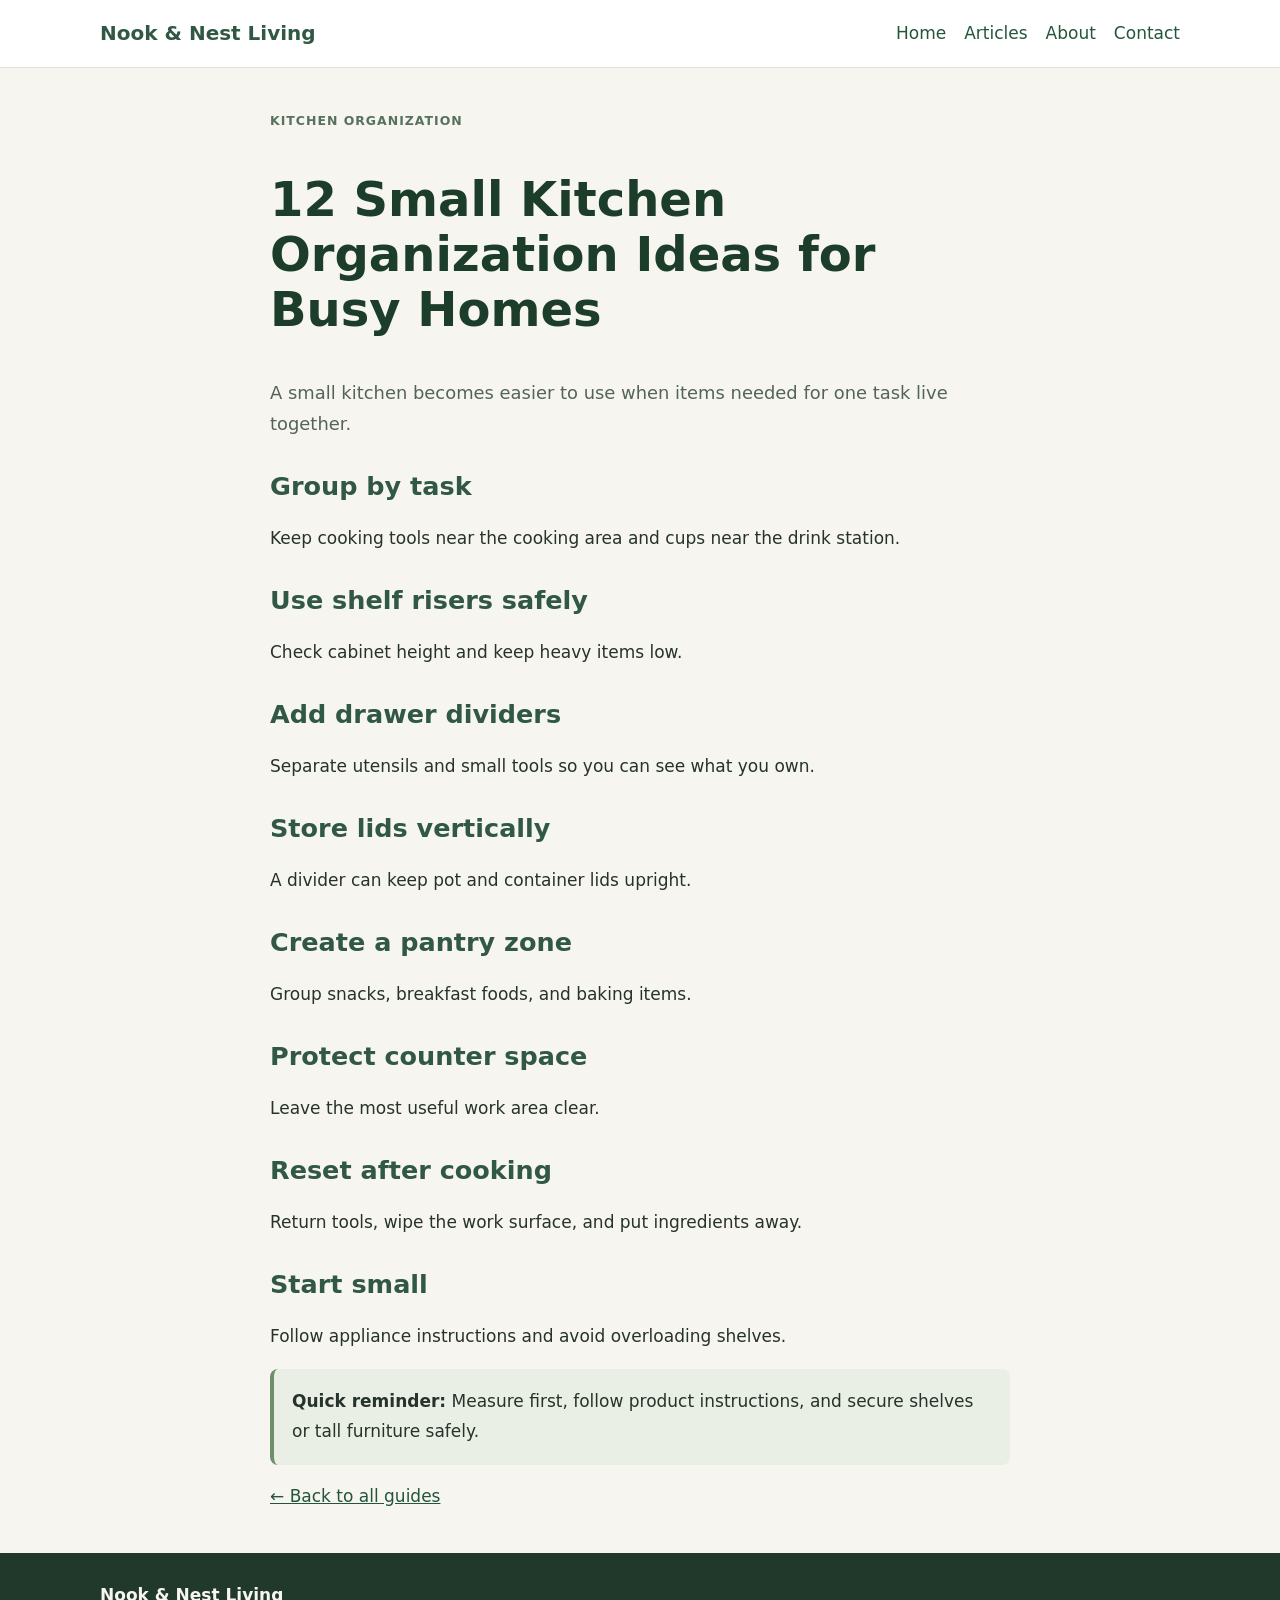
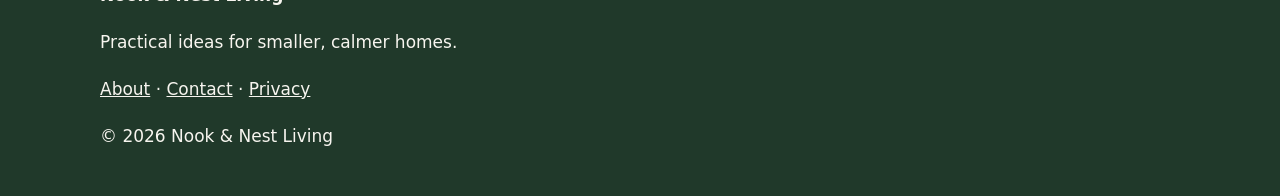
<file: small-kitchen-organization.html>
<!doctype html><html lang="en"><head><meta charset="utf-8"><meta name="viewport" content="width=device-width,initial-scale=1"><title>12 Small Kitchen Organization Ideas for Busy Homes | Nook &amp; Nest Living</title><meta name="description" content="A small kitchen becomes easier to use when items needed for one task live together."><meta name="robots" content="index,follow"><link rel="stylesheet" href="/style.css"></head><body><header><div class="wrap nav"><a class="brand" href="/">Nook &amp; Nest Living</a><nav class="navlinks"><a href="/">Home</a><a href="/#articles">Articles</a><a href="/about.html">About</a><a href="/contact.html">Contact</a></nav></div></header><main><article><p class="tag">Kitchen Organization</p><h1>12 Small Kitchen Organization Ideas for Busy Homes</h1><p class="intro">A small kitchen becomes easier to use when items needed for one task live together.</p><h2>Group by task</h2><p>Keep cooking tools near the cooking area and cups near the drink station.</p><h2>Use shelf risers safely</h2><p>Check cabinet height and keep heavy items low.</p><h2>Add drawer dividers</h2><p>Separate utensils and small tools so you can see what you own.</p><h2>Store lids vertically</h2><p>A divider can keep pot and container lids upright.</p><h2>Create a pantry zone</h2><p>Group snacks, breakfast foods, and baking items.</p><h2>Protect counter space</h2><p>Leave the most useful work area clear.</p><h2>Reset after cooking</h2><p>Return tools, wipe the work surface, and put ingredients away.</p><h2>Start small</h2><p>Follow appliance instructions and avoid overloading shelves.</p><div class="callout"><strong>Quick reminder:</strong> Measure first, follow product instructions, and secure shelves or tall furniture safely.</div><p><a href="/">← Back to all guides</a></p></article></main><footer><div class="wrap"><strong>Nook &amp; Nest Living</strong><p>Practical ideas for smaller, calmer homes.</p><a href="/about.html">About</a> · <a href="/contact.html">Contact</a> · <a href="/privacy.html">Privacy</a><p>© 2026 Nook &amp; Nest Living</p></div></footer></body></html>
</file>
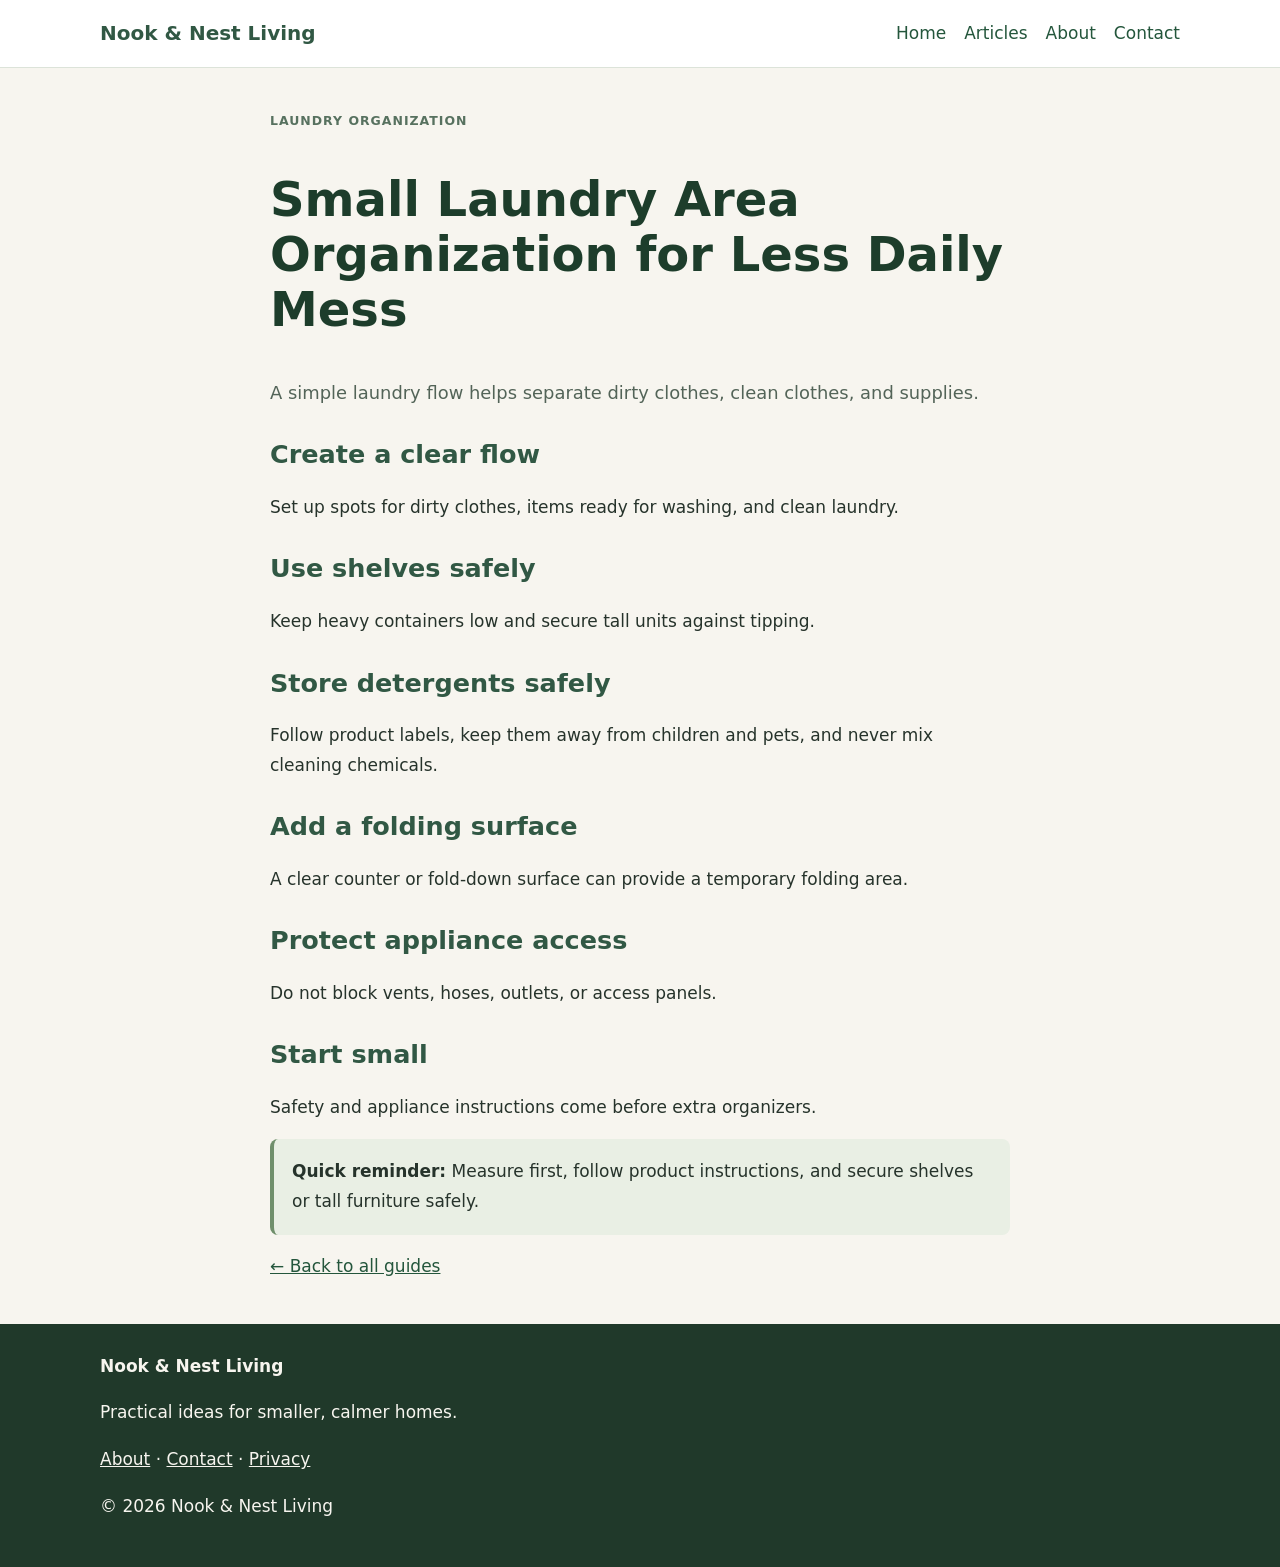
<file: small-laundry-area-organization.html>
<!doctype html><html lang="en"><head><meta charset="utf-8"><meta name="viewport" content="width=device-width,initial-scale=1"><title>Small Laundry Area Organization for Less Daily Mess | Nook &amp; Nest Living</title><meta name="description" content="A simple laundry flow helps separate dirty clothes, clean clothes, and supplies."><meta name="robots" content="index,follow"><link rel="stylesheet" href="/style.css"></head><body><header><div class="wrap nav"><a class="brand" href="/">Nook &amp; Nest Living</a><nav class="navlinks"><a href="/">Home</a><a href="/#articles">Articles</a><a href="/about.html">About</a><a href="/contact.html">Contact</a></nav></div></header><main><article><p class="tag">Laundry Organization</p><h1>Small Laundry Area Organization for Less Daily Mess</h1><p class="intro">A simple laundry flow helps separate dirty clothes, clean clothes, and supplies.</p><h2>Create a clear flow</h2><p>Set up spots for dirty clothes, items ready for washing, and clean laundry.</p><h2>Use shelves safely</h2><p>Keep heavy containers low and secure tall units against tipping.</p><h2>Store detergents safely</h2><p>Follow product labels, keep them away from children and pets, and never mix cleaning chemicals.</p><h2>Add a folding surface</h2><p>A clear counter or fold-down surface can provide a temporary folding area.</p><h2>Protect appliance access</h2><p>Do not block vents, hoses, outlets, or access panels.</p><h2>Start small</h2><p>Safety and appliance instructions come before extra organizers.</p><div class="callout"><strong>Quick reminder:</strong> Measure first, follow product instructions, and secure shelves or tall furniture safely.</div><p><a href="/">← Back to all guides</a></p></article></main><footer><div class="wrap"><strong>Nook &amp; Nest Living</strong><p>Practical ideas for smaller, calmer homes.</p><a href="/about.html">About</a> · <a href="/contact.html">Contact</a> · <a href="/privacy.html">Privacy</a><p>© 2026 Nook &amp; Nest Living</p></div></footer></body></html>
</file>
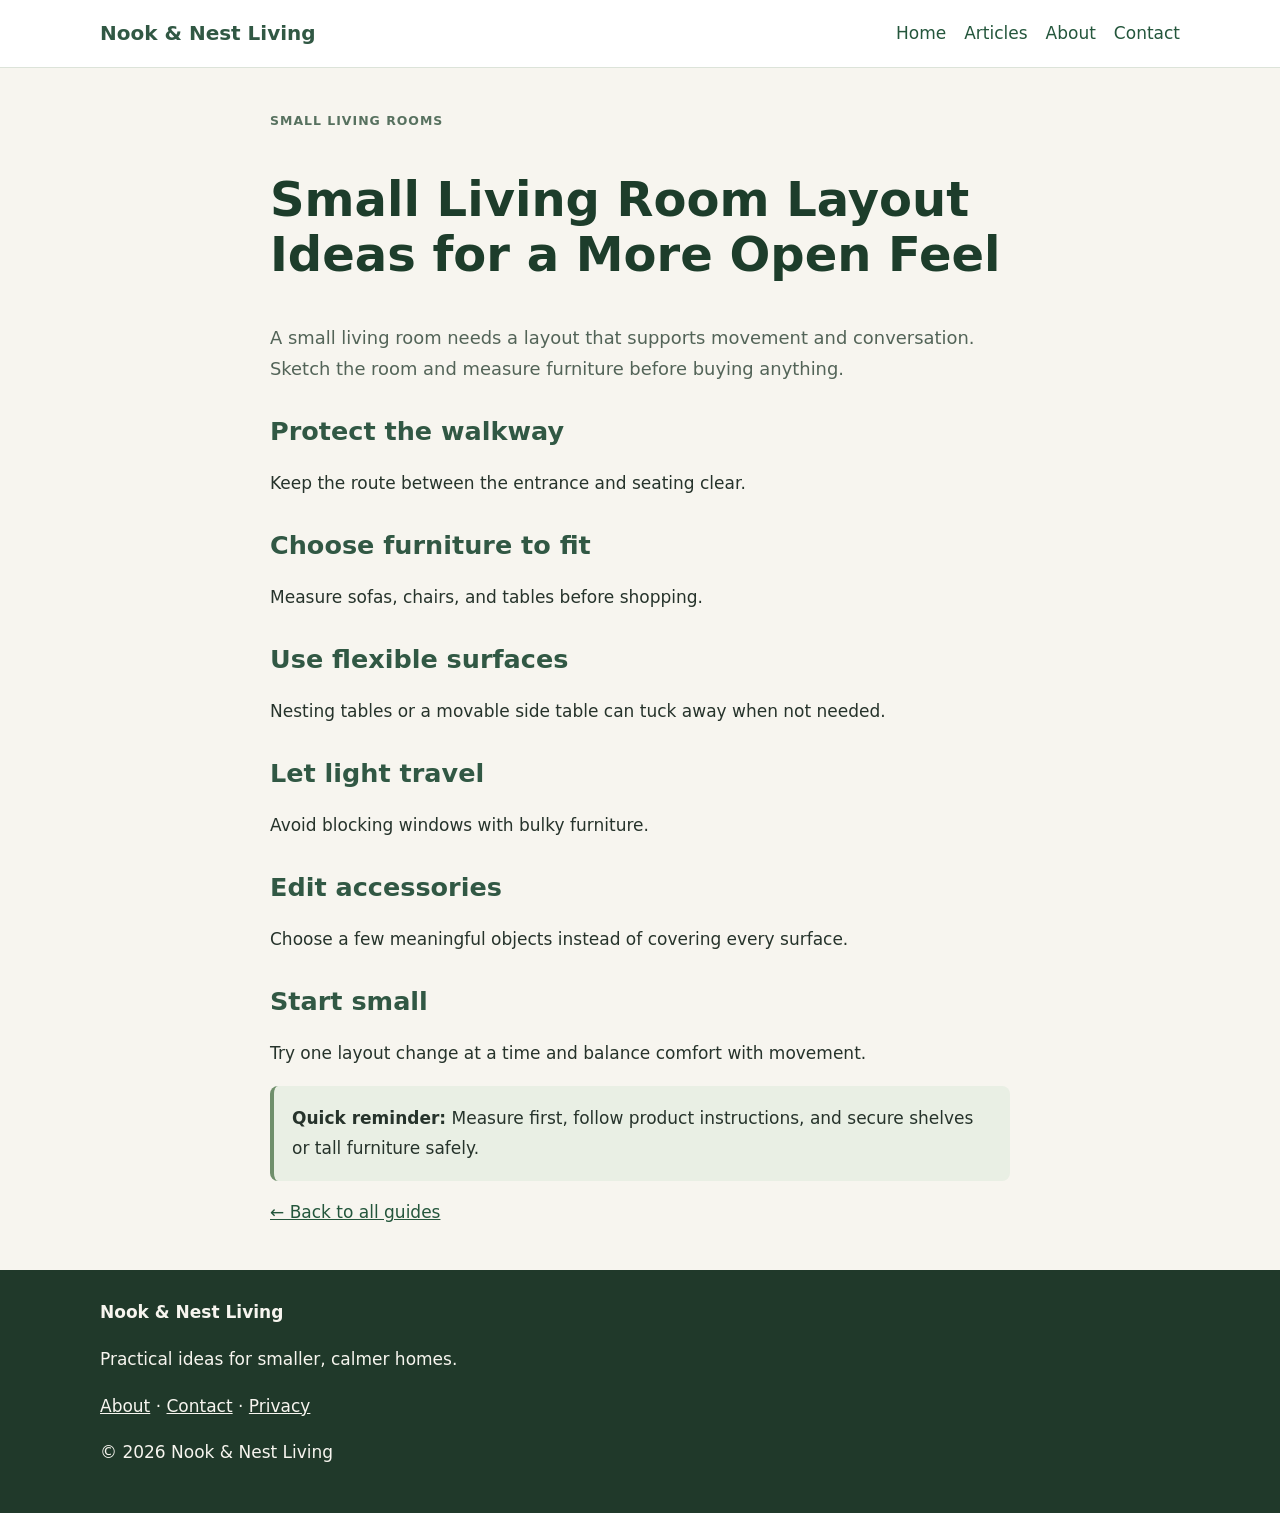
<file: small-living-room-layout.html>
<!doctype html><html lang="en"><head><meta charset="utf-8"><meta name="viewport" content="width=device-width,initial-scale=1"><title>Small Living Room Layout Ideas for a More Open Feel | Nook &amp; Nest Living</title><meta name="description" content="A small living room needs a layout that supports movement and conversation. Sketch the room and measure furniture before buying anything."><meta name="robots" content="index,follow"><link rel="stylesheet" href="/style.css"></head><body><header><div class="wrap nav"><a class="brand" href="/">Nook &amp; Nest Living</a><nav class="navlinks"><a href="/">Home</a><a href="/#articles">Articles</a><a href="/about.html">About</a><a href="/contact.html">Contact</a></nav></div></header><main><article><p class="tag">Small Living Rooms</p><h1>Small Living Room Layout Ideas for a More Open Feel</h1><p class="intro">A small living room needs a layout that supports movement and conversation. Sketch the room and measure furniture before buying anything.</p><h2>Protect the walkway</h2><p>Keep the route between the entrance and seating clear.</p><h2>Choose furniture to fit</h2><p>Measure sofas, chairs, and tables before shopping.</p><h2>Use flexible surfaces</h2><p>Nesting tables or a movable side table can tuck away when not needed.</p><h2>Let light travel</h2><p>Avoid blocking windows with bulky furniture.</p><h2>Edit accessories</h2><p>Choose a few meaningful objects instead of covering every surface.</p><h2>Start small</h2><p>Try one layout change at a time and balance comfort with movement.</p><div class="callout"><strong>Quick reminder:</strong> Measure first, follow product instructions, and secure shelves or tall furniture safely.</div><p><a href="/">← Back to all guides</a></p></article></main><footer><div class="wrap"><strong>Nook &amp; Nest Living</strong><p>Practical ideas for smaller, calmer homes.</p><a href="/about.html">About</a> · <a href="/contact.html">Contact</a> · <a href="/privacy.html">Privacy</a><p>© 2026 Nook &amp; Nest Living</p></div></footer></body></html>
</file>
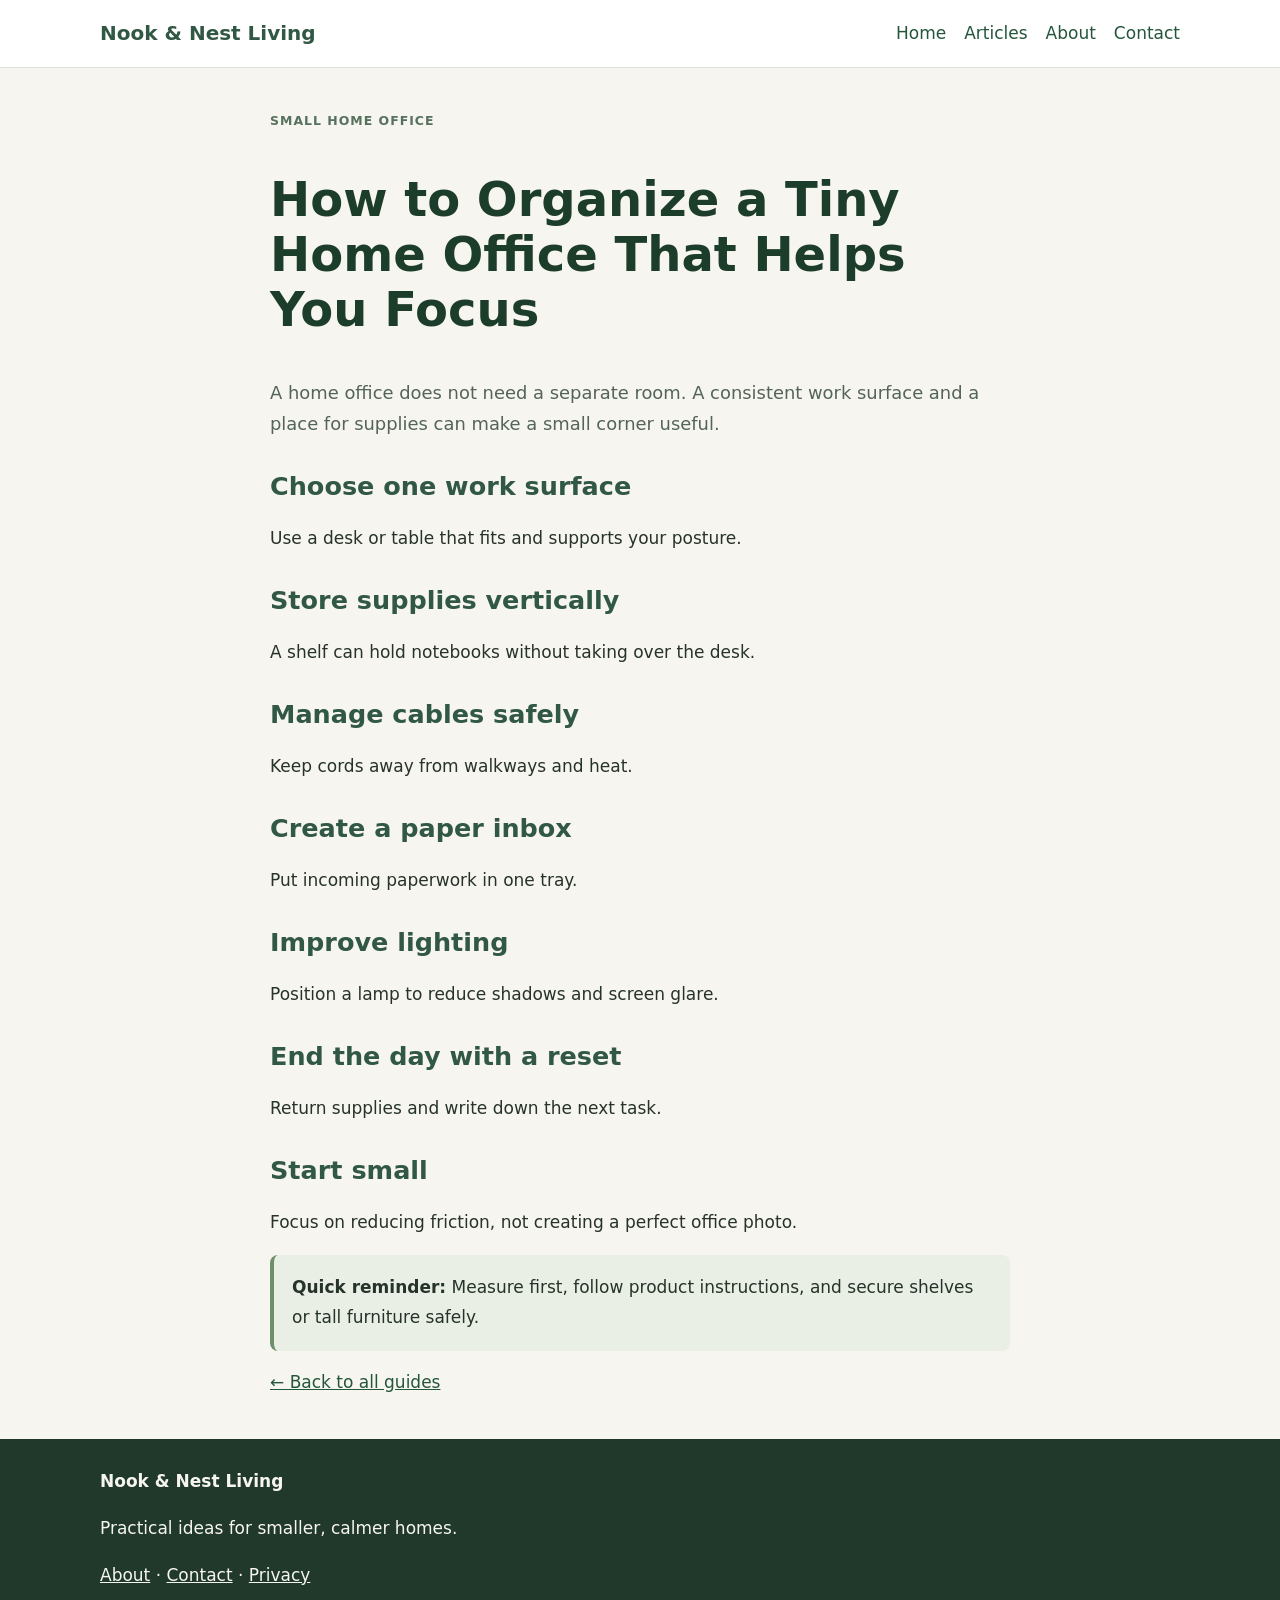
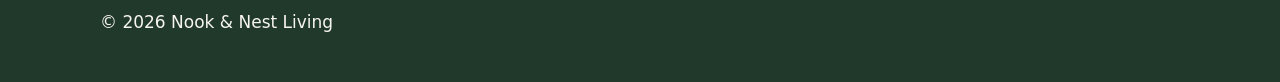
<file: tiny-home-office-organization.html>
<!doctype html><html lang="en"><head><meta charset="utf-8"><meta name="viewport" content="width=device-width,initial-scale=1"><title>How to Organize a Tiny Home Office That Helps You Focus | Nook &amp; Nest Living</title><meta name="description" content="A home office does not need a separate room. A consistent work surface and a place for supplies can make a small corner useful."><meta name="robots" content="index,follow"><link rel="stylesheet" href="/style.css"></head><body><header><div class="wrap nav"><a class="brand" href="/">Nook &amp; Nest Living</a><nav class="navlinks"><a href="/">Home</a><a href="/#articles">Articles</a><a href="/about.html">About</a><a href="/contact.html">Contact</a></nav></div></header><main><article><p class="tag">Small Home Office</p><h1>How to Organize a Tiny Home Office That Helps You Focus</h1><p class="intro">A home office does not need a separate room. A consistent work surface and a place for supplies can make a small corner useful.</p><h2>Choose one work surface</h2><p>Use a desk or table that fits and supports your posture.</p><h2>Store supplies vertically</h2><p>A shelf can hold notebooks without taking over the desk.</p><h2>Manage cables safely</h2><p>Keep cords away from walkways and heat.</p><h2>Create a paper inbox</h2><p>Put incoming paperwork in one tray.</p><h2>Improve lighting</h2><p>Position a lamp to reduce shadows and screen glare.</p><h2>End the day with a reset</h2><p>Return supplies and write down the next task.</p><h2>Start small</h2><p>Focus on reducing friction, not creating a perfect office photo.</p><div class="callout"><strong>Quick reminder:</strong> Measure first, follow product instructions, and secure shelves or tall furniture safely.</div><p><a href="/">← Back to all guides</a></p></article></main><footer><div class="wrap"><strong>Nook &amp; Nest Living</strong><p>Practical ideas for smaller, calmer homes.</p><a href="/about.html">About</a> · <a href="/contact.html">Contact</a> · <a href="/privacy.html">Privacy</a><p>© 2026 Nook &amp; Nest Living</p></div></footer></body></html>
</file>
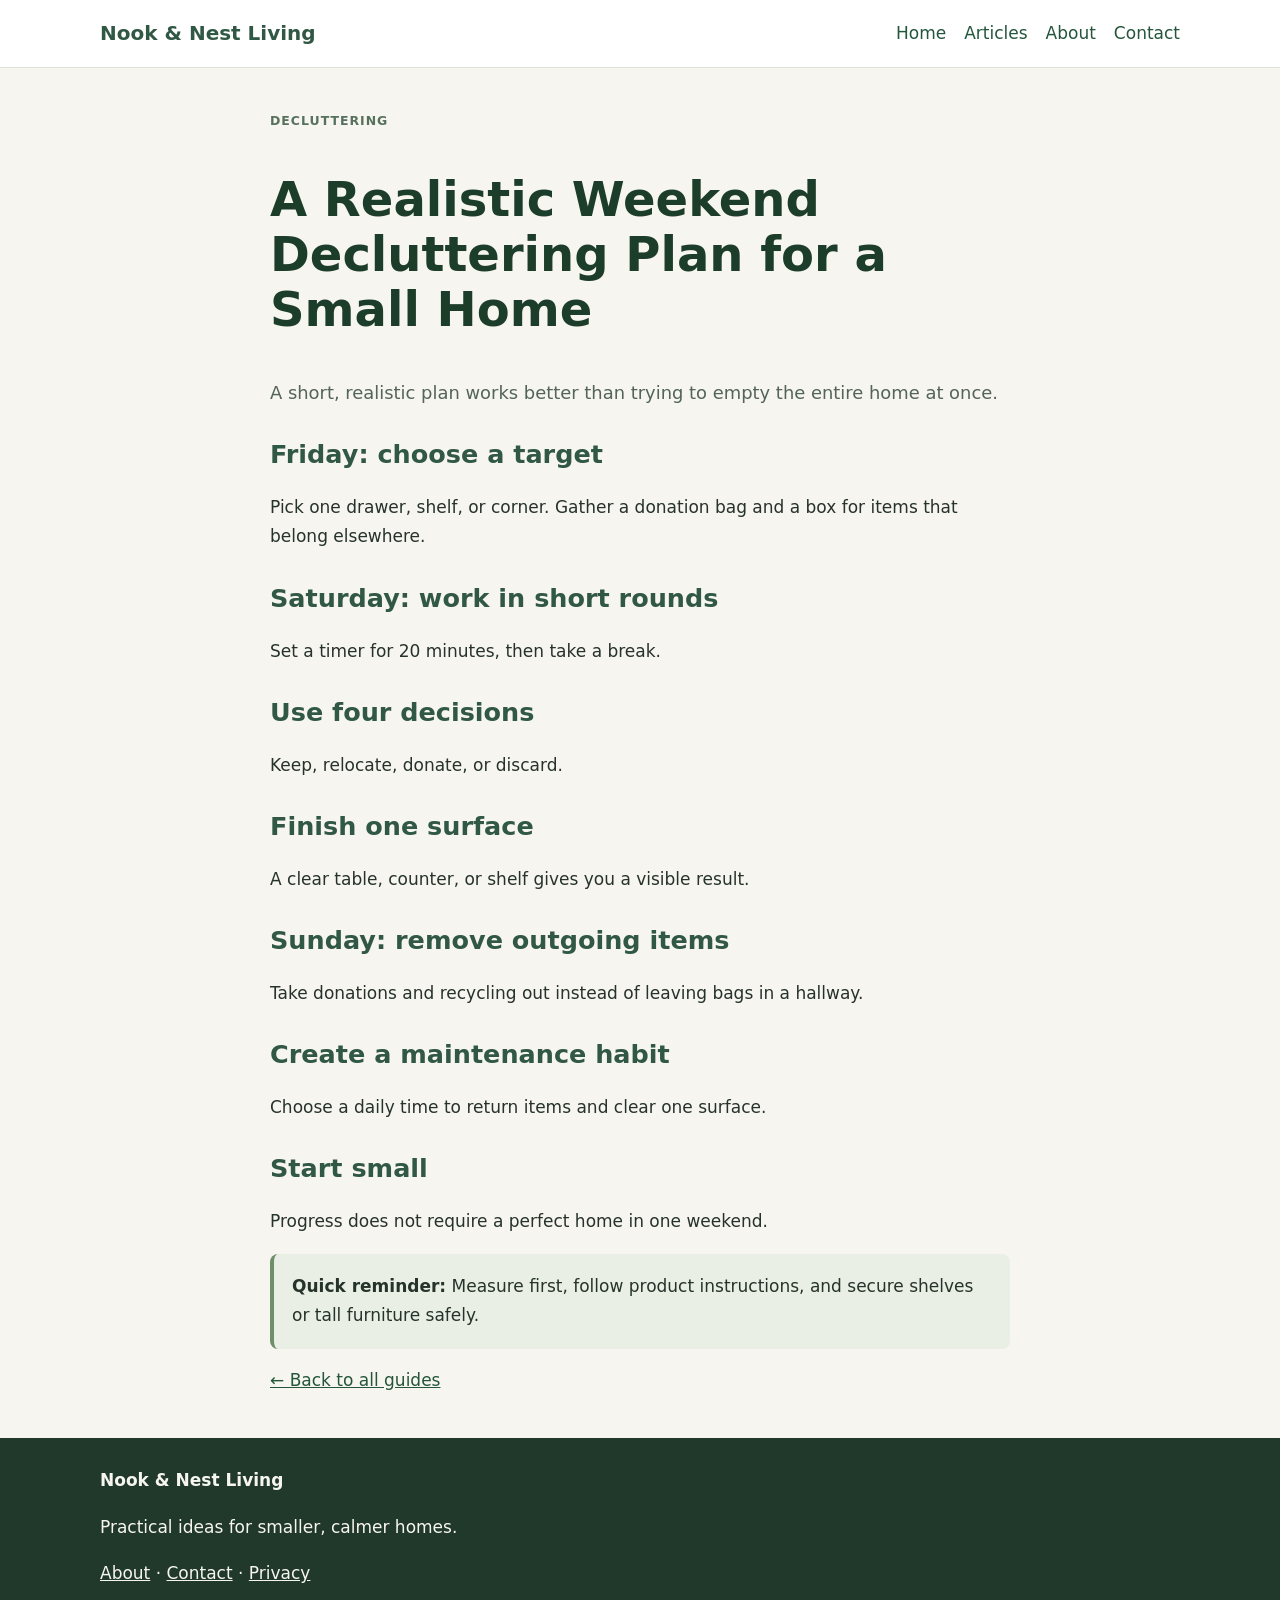
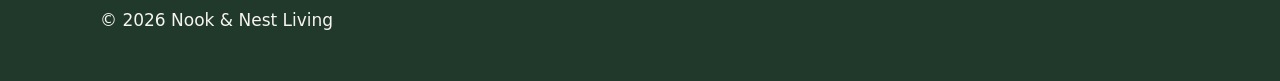
<file: weekend-decluttering-plan.html>
<!doctype html><html lang="en"><head><meta charset="utf-8"><meta name="viewport" content="width=device-width,initial-scale=1"><title>A Realistic Weekend Decluttering Plan for a Small Home | Nook &amp; Nest Living</title><meta name="description" content="A short, realistic plan works better than trying to empty the entire home at once."><meta name="robots" content="index,follow"><link rel="stylesheet" href="/style.css"></head><body><header><div class="wrap nav"><a class="brand" href="/">Nook &amp; Nest Living</a><nav class="navlinks"><a href="/">Home</a><a href="/#articles">Articles</a><a href="/about.html">About</a><a href="/contact.html">Contact</a></nav></div></header><main><article><p class="tag">Decluttering</p><h1>A Realistic Weekend Decluttering Plan for a Small Home</h1><p class="intro">A short, realistic plan works better than trying to empty the entire home at once.</p><h2>Friday: choose a target</h2><p>Pick one drawer, shelf, or corner. Gather a donation bag and a box for items that belong elsewhere.</p><h2>Saturday: work in short rounds</h2><p>Set a timer for 20 minutes, then take a break.</p><h2>Use four decisions</h2><p>Keep, relocate, donate, or discard.</p><h2>Finish one surface</h2><p>A clear table, counter, or shelf gives you a visible result.</p><h2>Sunday: remove outgoing items</h2><p>Take donations and recycling out instead of leaving bags in a hallway.</p><h2>Create a maintenance habit</h2><p>Choose a daily time to return items and clear one surface.</p><h2>Start small</h2><p>Progress does not require a perfect home in one weekend.</p><div class="callout"><strong>Quick reminder:</strong> Measure first, follow product instructions, and secure shelves or tall furniture safely.</div><p><a href="/">← Back to all guides</a></p></article></main><footer><div class="wrap"><strong>Nook &amp; Nest Living</strong><p>Practical ideas for smaller, calmer homes.</p><a href="/about.html">About</a> · <a href="/contact.html">Contact</a> · <a href="/privacy.html">Privacy</a><p>© 2026 Nook &amp; Nest Living</p></div></footer></body></html>
</file>
<file: style.css>
*{box-sizing:border-box}body{margin:0;background:#f7f5ef;color:#26332b;font:17px/1.75 system-ui,sans-serif}a{color:#24563c}.wrap{width:min(1080px,92%);margin:auto}header{background:white;border-bottom:1px solid #dce3d9}.nav{display:flex;justify-content:space-between;align-items:center;gap:16px;padding:16px 0}.brand{font-weight:800;font-size:1.25rem;color:#315844;text-decoration:none}.navlinks{display:flex;gap:18px;flex-wrap:wrap}.navlinks a{text-decoration:none}.hero{padding:58px 0;background:linear-gradient(135deg,#e7eee1,#faf6ed)}.hero h1{font-size:clamp(2.1rem,5vw,3.5rem);line-height:1.1;max-width:760px;color:#1d3d2b}.hero p{max-width:680px;color:#536458}.button{display:inline-block;background:#315844;color:white;padding:10px 18px;border-radius:999px;text-decoration:none;font-weight:700}.section{padding:36px 0}.grid{display:grid;grid-template-columns:repeat(auto-fit,minmax(245px,1fr));gap:18px}.card{background:white;border:1px solid #dce3d9;border-radius:15px;padding:21px}.tag{font-size:.78rem;text-transform:uppercase;letter-spacing:.08em;color:#57715f;font-weight:800}article{max-width:780px;margin:42px auto;padding:0 20px}article h1{font-size:clamp(2rem,5vw,3rem);line-height:1.15;color:#1d3d2b}article h2{margin-top:30px;line-height:1.3;color:#315844}.intro{font-size:1.12rem;color:#536458}.callout{padding:18px;background:#e9efe4;border-left:4px solid #6f8f6b;border-radius:8px}footer{margin-top:40px;background:#20392a;color:#f7f5ef;padding:28px 0}footer a{color:#f7f5ef}@media(max-width:600px){.nav{align-items:flex-start;flex-direction:column}body{font-size:16px}}
</file>
